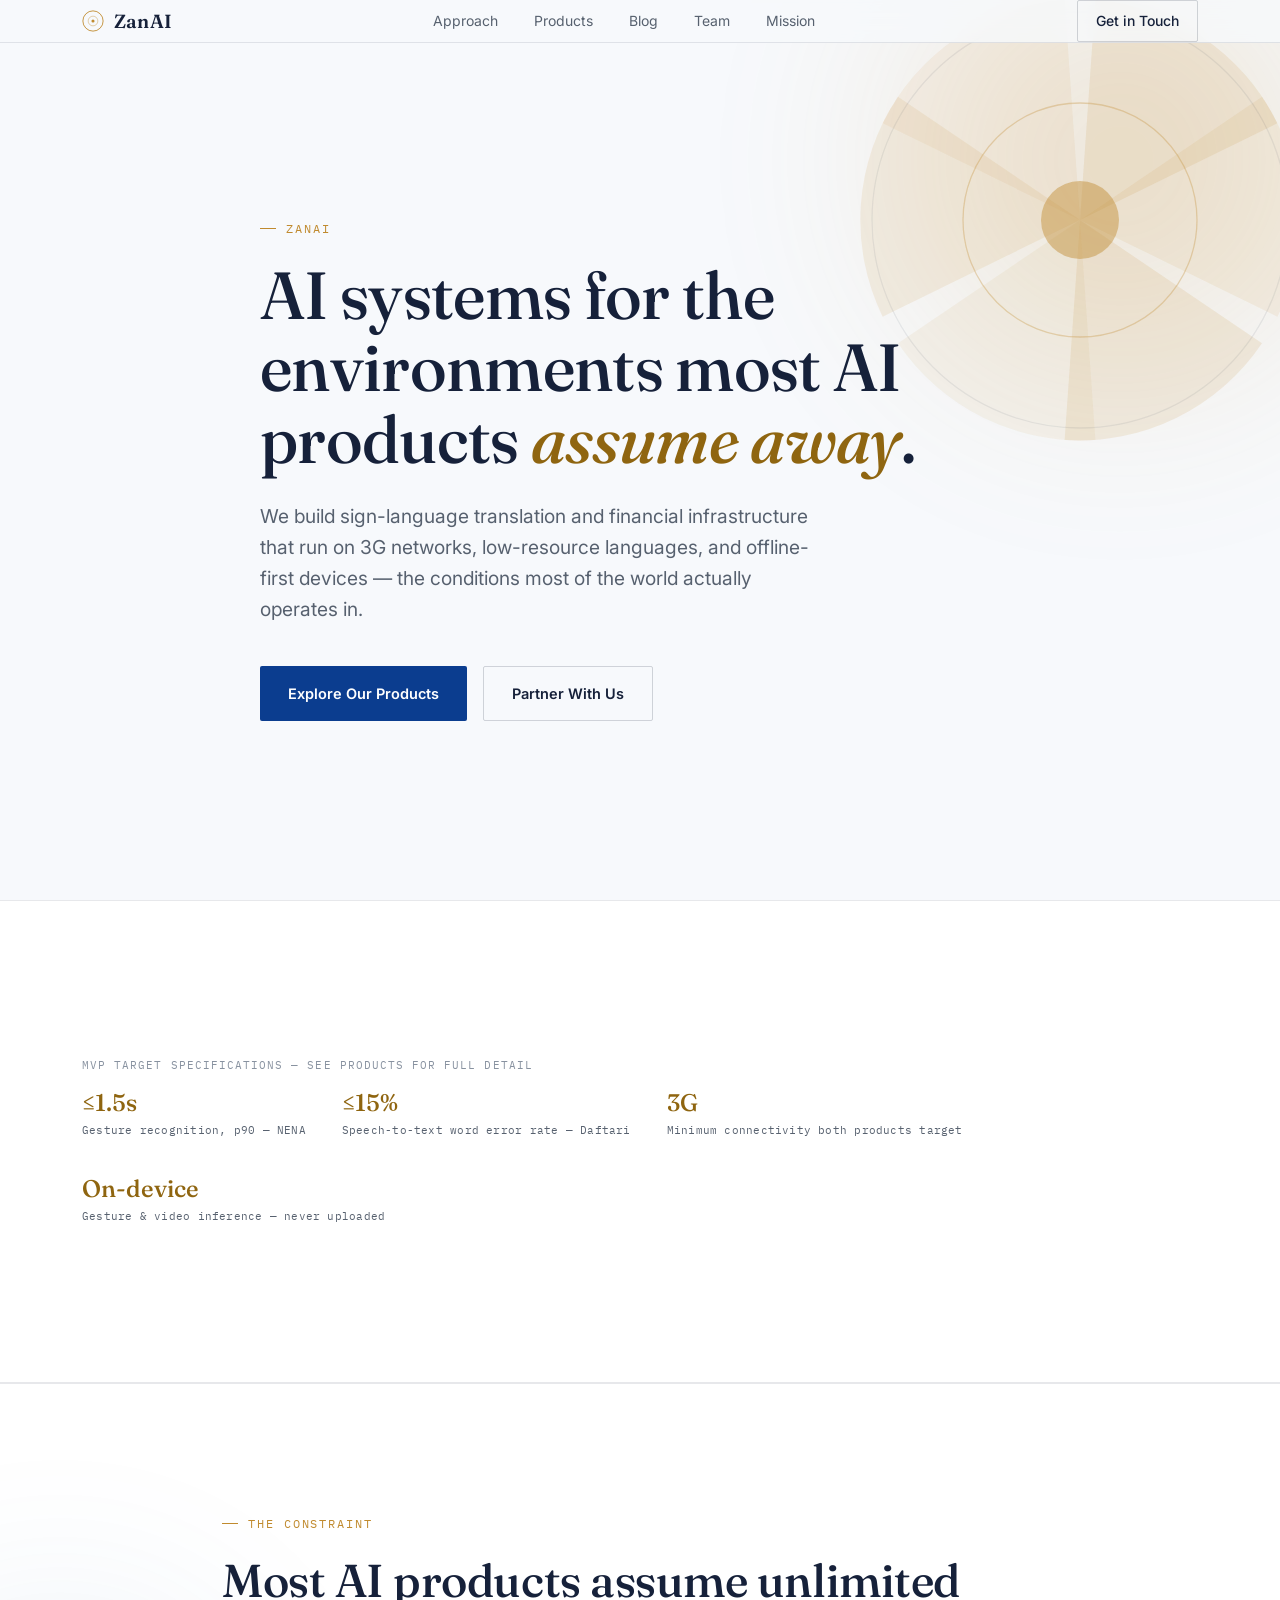
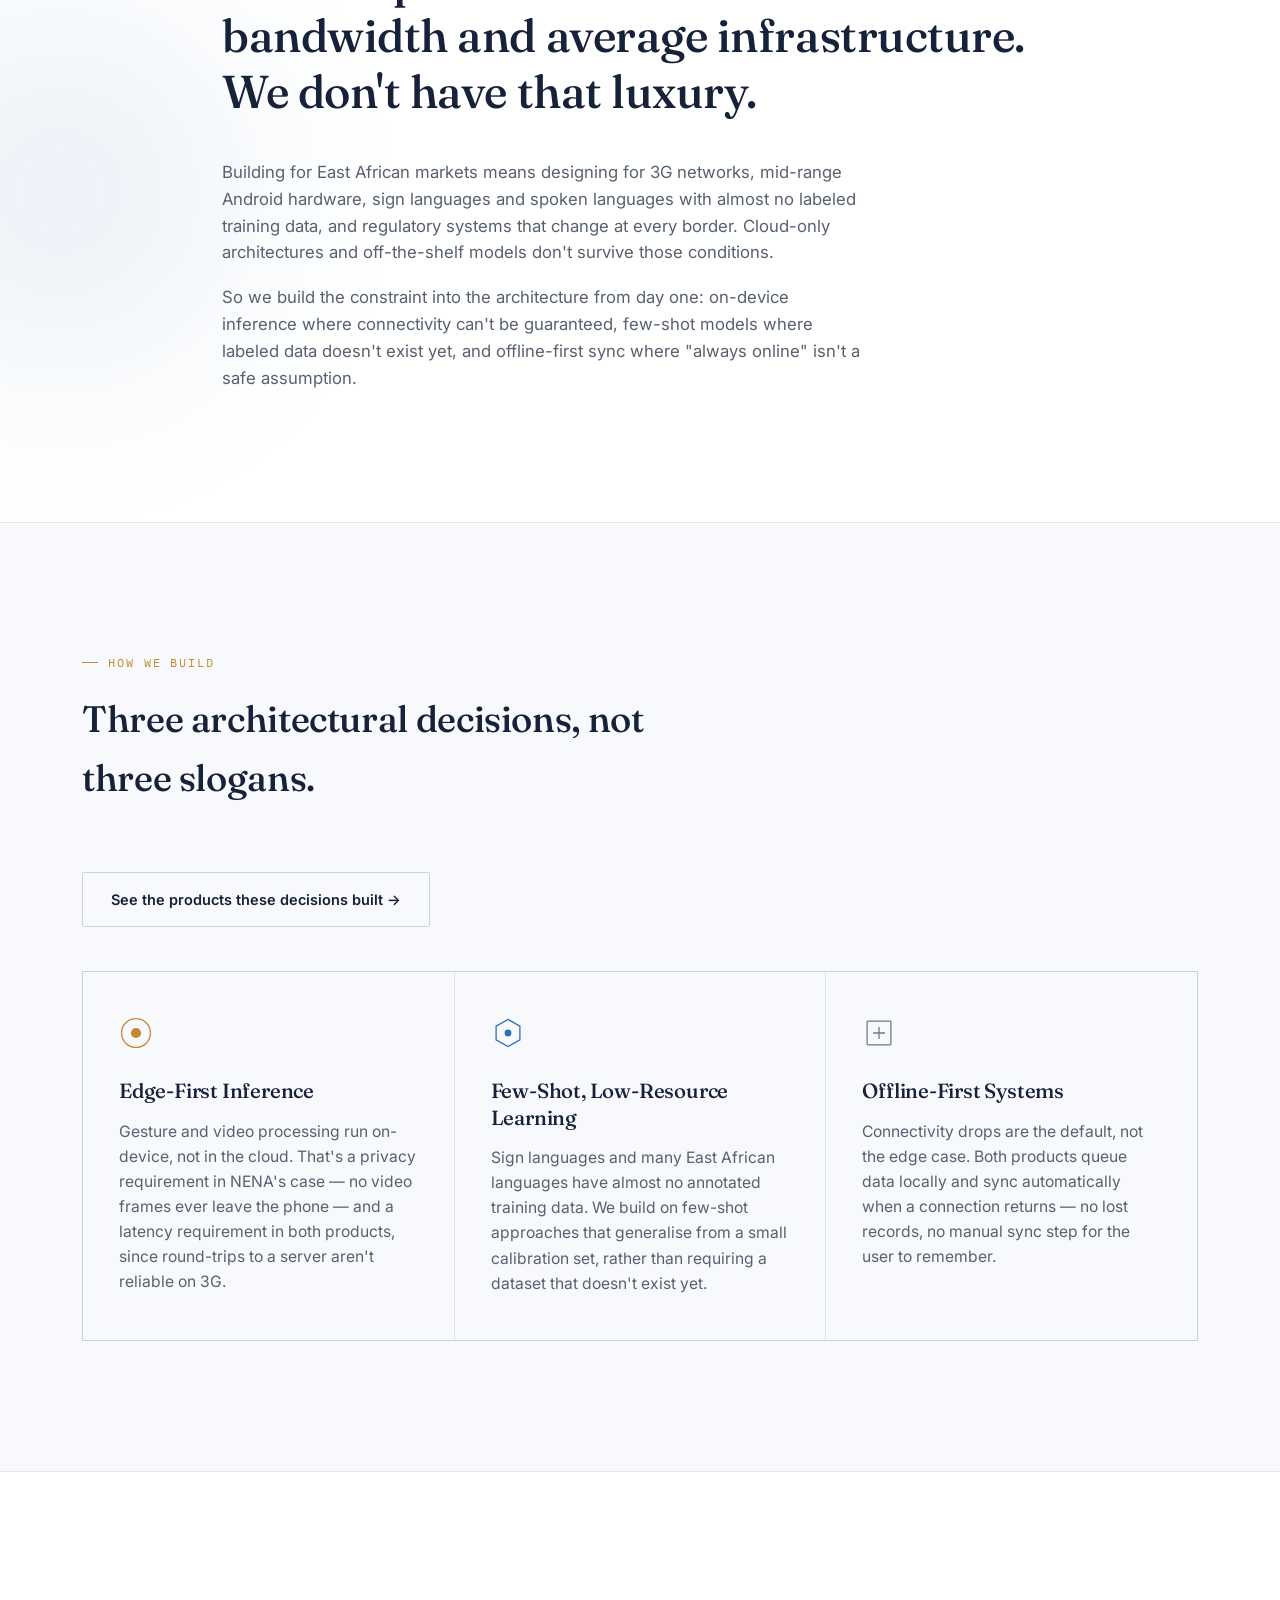
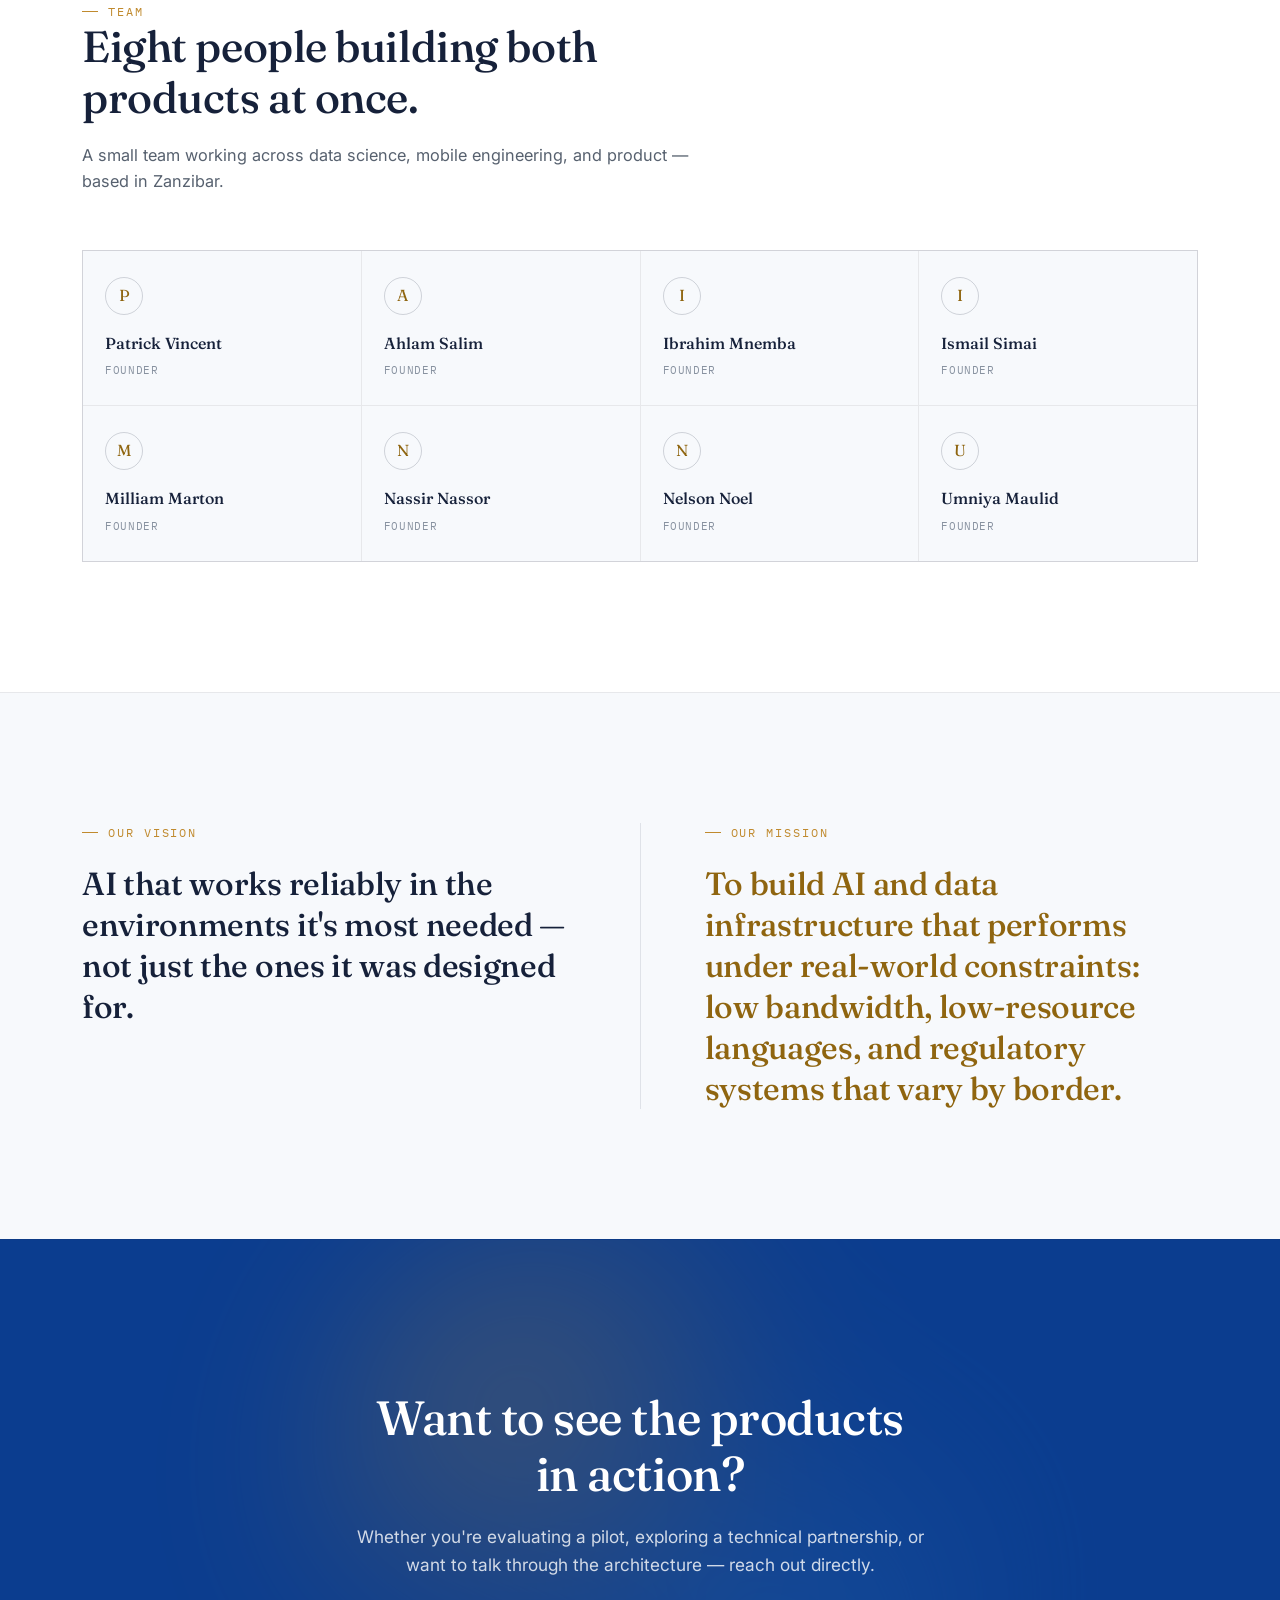
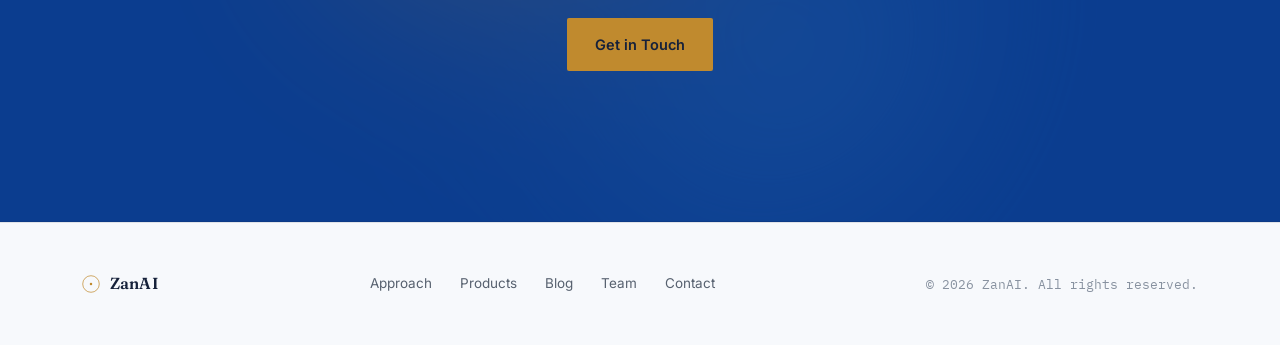
<file: index.html>
<!DOCTYPE html>
<html lang="en">
<head>
<meta charset="UTF-8">
<meta name="viewport" content="width=device-width, initial-scale=1.0">
<title>ZanAI — Technology built to amplify what makes you human.</title>
<meta name="description" content="ZanAI builds AI systems for constrained environments — sign-language translation and financial infrastructure that work on 3G networks, low-resource languages, and offline-first devices.">
<link rel="preconnect" href="https://fonts.googleapis.com">
<link rel="preconnect" href="https://fonts.gstatic.com" crossorigin>
<link href="https://fonts.googleapis.com/css2?family=Fraunces:ital,opsz,wght@0,9..144,300;0,9..144,500;0,9..144,600;1,9..144,400;1,9..144,500&family=Inter:wght@400;500;600&family=IBM+Plex+Mono:wght@400;500&display=swap" rel="stylesheet">
<link rel="icon" href="data:image/svg+xml,%3Csvg xmlns='http://www.w3.org/2000/svg' viewBox='0 0 100 100'%3E%3Ccircle cx='50' cy='50' r='46' fill='%230B0F14'/%3E%3Ccircle cx='50' cy='50' r='24' fill='none' stroke='%23E8A33D' stroke-width='4'/%3E%3Ccircle cx='50' cy='50' r='8' fill='%23E8A33D'/%3E%3C/svg%3E">
<link rel="stylesheet" href="assets/styles.css">
</head>
<body>

<header>
  <nav class="wrap">
    <a href="#top" class="logo">
      <svg class="mark" viewBox="0 0 100 100"><circle cx="50" cy="50" r="46" fill="none" stroke="#C08A2E" stroke-width="4"/><circle cx="50" cy="50" r="22" fill="none" stroke="#C08A2E" stroke-width="3" opacity="0.6"/><circle cx="50" cy="50" r="7" fill="#C08A2E"/></svg>
      ZanAI
    </a>
    <div class="navlinks">
      <a href="#why">Approach</a>
      <a href="products/">Products</a>
      <a href="blog/">Blog</a>
      <a href="#team">Team</a>
      <a href="#mission">Mission</a>
    </div>
    <a href="#contact" class="nav-cta">Get in Touch</a>
  </nav>
</header>

<main id="top">

  <!-- HERO -->
  <section class="hero">
    <div class="glow"></div>
    <div class="aperture" id="apertureHero">
      <svg viewBox="0 0 400 400">
        <g id="bladesHero">
          <path class="blade" d="M200 200 L200 40 A160 160 0 0 1 338 120 Z" fill="#C08A2E" opacity="0.14"/>
          <path class="blade" d="M200 200 L338 120 A160 160 0 0 1 338 280 Z" fill="#C08A2E" opacity="0.10"/>
          <path class="blade" d="M200 200 L338 280 A160 160 0 0 1 200 360 Z" fill="#C08A2E" opacity="0.14"/>
          <path class="blade" d="M200 200 L200 360 A160 160 0 0 1 62 280 Z" fill="#C08A2E" opacity="0.08"/>
          <path class="blade" d="M200 200 L62 280 A160 160 0 0 1 62 120 Z" fill="#C08A2E" opacity="0.12"/>
          <path class="blade" d="M200 200 L62 120 A160 160 0 0 1 200 40 Z" fill="#C08A2E" opacity="0.09"/>
        </g>
        <circle cx="200" cy="200" r="160" fill="none" stroke="#16213A" stroke-opacity="0.08"/>
        <circle cx="200" cy="200" r="90" fill="none" stroke="#C08A2E" stroke-opacity="0.35" stroke-width="1"/>
        <circle cx="200" cy="200" r="30" fill="#C08A2E" opacity="0.5"/>
      </svg>
    </div>
    <div class="wrap">
      <div class="hero-inner">
        <div class="eyebrow">ZanAI</div>
        <h1>AI systems for the environments most AI products <em>assume away</em>.</h1>
        <p class="sub">We build sign-language translation and financial infrastructure that run on 3G networks, low-resource languages, and offline-first devices — the conditions most of the world actually operates in.</p>
        <div class="cta-row">
          <a href="products/" class="btn btn-primary">Explore Our Products</a>
          <a href="#contact" class="btn btn-secondary">Partner With Us</a>
        </div>
      </div>
    </div>
  </section>

  <!-- PROOF STRIP -->
  <section class="proof-strip">
    <div class="wrap">
      <div class="proof-label">MVP Target Specifications — See Products for Full Detail</div>
      <div class="proof-row">
        <div class="proof-item">
          <div class="val">≤1.5s</div>
          <div class="lbl">Gesture recognition, p90 — NENA</div>
        </div>
        <div class="proof-item">
          <div class="val">≤15%</div>
          <div class="lbl">Speech-to-text word error rate — Daftari</div>
        </div>
        <div class="proof-item">
          <div class="val">3G</div>
          <div class="lbl">Minimum connectivity both products target</div>
        </div>
        <div class="proof-item">
          <div class="val">On-device</div>
          <div class="lbl">Gesture &amp; video inference — never uploaded</div>
        </div>
      </div>
    </div>
  </section>

  <!-- WHY -->
  <section class="why panel" id="why">
    <div class="glow"></div>
    <div class="wrap why-inner reveal">
      <div class="eyebrow">The Constraint</div>
      <h2>Most AI products assume unlimited bandwidth and average infrastructure. We don't have that luxury.</h2>
      <p>Building for East African markets means designing for 3G networks, mid-range Android hardware, sign languages and spoken languages with almost no labeled training data, and regulatory systems that change at every border. Cloud-only architectures and off-the-shelf models don't survive those conditions.</p>
      <p>So we build the constraint into the architecture from day one: on-device inference where connectivity can't be guaranteed, few-shot models where labeled data doesn't exist yet, and offline-first sync where "always online" isn't a safe assumption.</p>
    </div>
  </section>

  <!-- WHAT WE BUILD -->
  <section id="build">
    <div class="wrap">
      <div class="pillars-head reveal">
        <div class="eyebrow">How We Build</div>
        <h2>Three architectural decisions, not three slogans.</h2>
      </div>
      <div class="reveal" style="margin-bottom:44px;">
        <a href="products/" class="btn btn-secondary">See the products these decisions built →</a>
      </div>
    </div>
    <div class="wrap">
      <div class="pillars reveal">
        <div class="pillar">
          <svg class="pillar-glyph" viewBox="0 0 40 40"><circle cx="20" cy="20" r="17" fill="none" stroke="#C08A2E" stroke-width="1.5"/><circle cx="20" cy="20" r="6" fill="#C08A2E"/></svg>
          <h3>Edge-First Inference</h3>
          <p>Gesture and video processing run on-device, not in the cloud. That's a privacy requirement in NENA's case — no video frames ever leave the phone — and a latency requirement in both products, since round-trips to a server aren't reliable on 3G.</p>
        </div>
        <div class="pillar">
          <svg class="pillar-glyph" viewBox="0 0 40 40"><path d="M20 4 L34 12 V28 L20 36 L6 28 V12 Z" fill="none" stroke="#2F6FB2" stroke-width="1.5"/><circle cx="20" cy="20" r="4" fill="#2F6FB2"/></svg>
          <h3>Few-Shot, Low-Resource Learning</h3>
          <p>Sign languages and many East African languages have almost no annotated training data. We build on few-shot approaches that generalise from a small calibration set, rather than requiring a dataset that doesn't exist yet.</p>
        </div>
        <div class="pillar">
          <svg class="pillar-glyph" viewBox="0 0 40 40"><rect x="6" y="6" width="28" height="28" rx="1" fill="none" stroke="#16213A" stroke-opacity="0.6" stroke-width="1.5"/><path d="M13 20 H27 M20 13 V27" stroke="#16213A" stroke-opacity="0.6" stroke-width="1.5"/></svg>
          <h3>Offline-First Systems</h3>
          <p>Connectivity drops are the default, not the edge case. Both products queue data locally and sync automatically when a connection returns — no lost records, no manual sync step for the user to remember.</p>
        </div>
      </div>
    </div>
  </section>

  <!-- TEAM -->
  <section class="about panel" id="team">
    <div class="wrap">
      <div class="reveal" style="margin-bottom:56px;max-width:640px;">
        <div class="eyebrow">Team</div>
        <h2>Eight people building both products at once.</h2>
        <p style="color:var(--muted);font-size:1.02rem;margin-top:18px;">A small team working across data science, mobile engineering, and product — based in Zanzibar.</p>
      </div>
      <div class="team-grid reveal">
        <div class="team-card"><div class="initial">P</div><div class="name">Patrick Vincent</div><div class="role">Founder</div></div>
        <div class="team-card"><div class="initial">A</div><div class="name">Ahlam Salim</div><div class="role">Founder</div></div>
        <div class="team-card"><div class="initial">I</div><div class="name">Ibrahim Mnemba</div><div class="role">Founder</div></div>
        <div class="team-card"><div class="initial">I</div><div class="name">Ismail Simai</div><div class="role">Founder</div></div>
        <div class="team-card"><div class="initial">M</div><div class="name">Milliam Marton</div><div class="role">Founder</div></div>
        <div class="team-card"><div class="initial">N</div><div class="name">Nassir Nassor</div><div class="role">Founder</div></div>
        <div class="team-card"><div class="initial">N</div><div class="name">Nelson Noel</div><div class="role">Founder</div></div>
        <div class="team-card"><div class="initial">U</div><div class="name">Umniya Maulid</div><div class="role">Founder</div></div>
      </div>
    </div>
  </section>

  <!-- MISSION -->
  <section id="mission">
    <div class="wrap">
      <div class="mission-grid">
        <div class="mission-col reveal">
          <div class="eyebrow">Our Vision</div>
          <h3>AI that works reliably in the environments it's most needed — not just the ones it was designed for.</h3>
        </div>
        <div class="divider"></div>
        <div class="mission-col reveal">
          <div class="eyebrow">Our Mission</div>
          <h3>To build AI and data infrastructure that performs under real-world constraints: low bandwidth, low-resource languages, and regulatory systems that vary by border.</h3>
        </div>
      </div>
    </div>
  </section>

  <!-- CLOSING CTA -->
  <section class="closing panel" id="contact">
    <div class="glow"></div>
    <div class="wrap closing-inner reveal">
      <h2>Want to see the products in action?</h2>
      <p>Whether you're evaluating a pilot, exploring a technical partnership, or want to talk through the architecture — reach out directly.</p>
      <a href="mailto:hello@zanai.io" class="btn btn-primary">Get in Touch</a>
    </div>
  </section>

</main>

<footer>
  <div class="wrap footer-inner">
    <a href="#top" class="logo">
      <svg class="mark" viewBox="0 0 100 100" style="width:18px;height:18px;"><circle cx="50" cy="50" r="46" fill="none" stroke="#C08A2E" stroke-width="4"/><circle cx="50" cy="50" r="7" fill="#C08A2E"/></svg>
      ZanAI
    </a>
    <div class="footer-links">
      <a href="#why">Approach</a>
      <a href="products/">Products</a>
      <a href="blog/">Blog</a>
      <a href="#team">Team</a>
      <a href="#contact">Contact</a>
    </div>
    <div class="copyright">© <span id="year"></span> ZanAI. All rights reserved.</div>
  </div>
</footer>

<script>
  document.getElementById('year').textContent = new Date().getFullYear();

  // Scroll reveal
  const reveals = document.querySelectorAll('.reveal');
  if ('IntersectionObserver' in window){
    const io = new IntersectionObserver((entries)=>{
      entries.forEach(e=>{
        if(e.isIntersecting){ e.target.classList.add('in-view'); io.unobserve(e.target); }
      });
    },{threshold:0.15});
    reveals.forEach(r=>io.observe(r));
  } else {
    reveals.forEach(r=>r.classList.add('in-view'));
  }

  // Aperture blades open slightly on load (light breaking through the black box)
  window.addEventListener('load', ()=>{
    const blades = document.querySelectorAll('#bladesHero .blade');
    setTimeout(()=>{
      blades.forEach((b,i)=>{
        b.style.transform = 'scale(1.06) rotate(' + (i%2===0 ? 4 : -4) + 'deg)';
      });
    }, 300);
  });
</script>

</body>
</html>
</file>
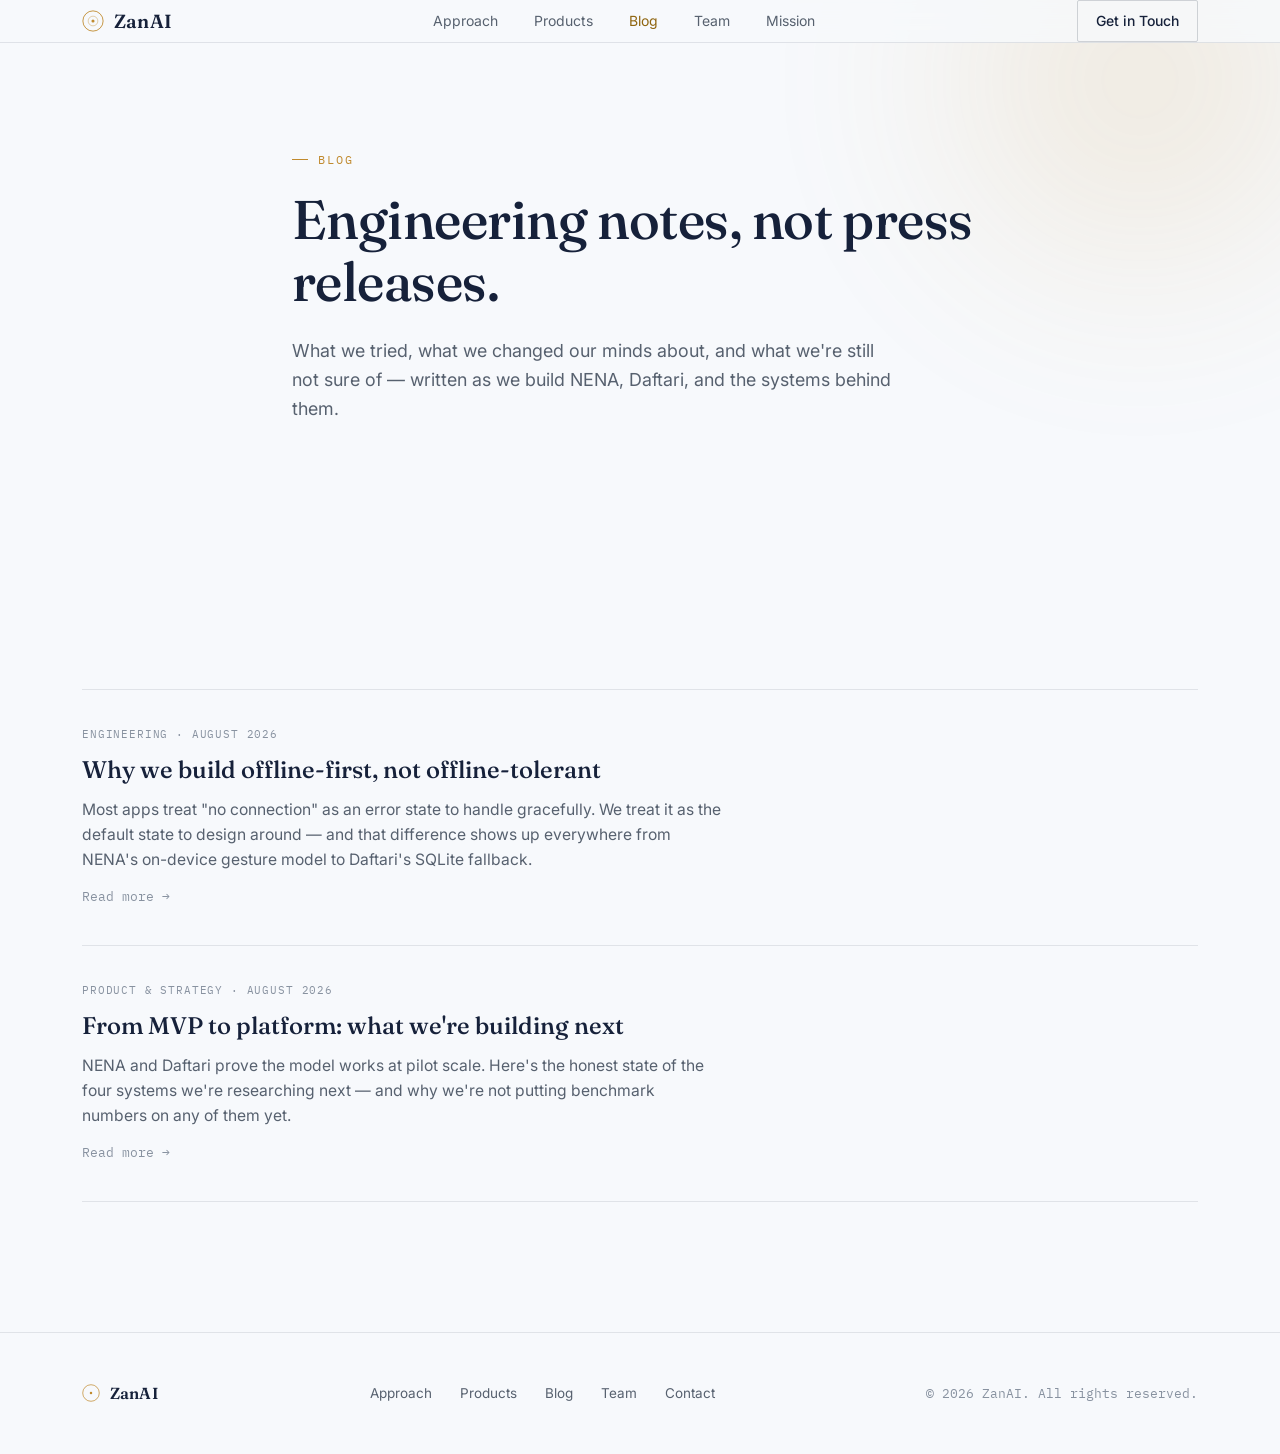
<file: blog/index.html>
<!DOCTYPE html>
<html lang="en">
<head>
<meta charset="UTF-8">
<meta name="viewport" content="width=device-width, initial-scale=1.0">
<title>Blog — ZanAI</title>
<meta name="description" content="Engineering notes from ZanAI on building AI for constrained environments — offline-first architecture, low-resource language models, and what's next after MVP.">
<link rel="preconnect" href="https://fonts.googleapis.com">
<link rel="preconnect" href="https://fonts.gstatic.com" crossorigin>
<link href="https://fonts.googleapis.com/css2?family=Fraunces:ital,opsz,wght@0,9..144,300;0,9..144,500;0,9..144,600;1,9..144,400;1,9..144,500&family=Inter:wght@400;500;600&family=IBM+Plex+Mono:wght@400;500&display=swap" rel="stylesheet">
<link rel="icon" href="data:image/svg+xml,%3Csvg xmlns='http://www.w3.org/2000/svg' viewBox='0 0 100 100'%3E%3Ccircle cx='50' cy='50' r='46' fill='%230B0F14'/%3E%3Ccircle cx='50' cy='50' r='24' fill='none' stroke='%23E8A33D' stroke-width='4'/%3E%3Ccircle cx='50' cy='50' r='8' fill='%23E8A33D'/%3E%3C/svg%3E">
<link rel="stylesheet" href="../assets/styles.css">
</head>
<body>

<header>
  <nav class="wrap">
    <a href="../" class="logo">
      <svg class="mark" viewBox="0 0 100 100"><circle cx="50" cy="50" r="46" fill="none" stroke="#C08A2E" stroke-width="4"/><circle cx="50" cy="50" r="22" fill="none" stroke="#C08A2E" stroke-width="3" opacity="0.6"/><circle cx="50" cy="50" r="7" fill="#C08A2E"/></svg>
      ZanAI
    </a>
    <div class="navlinks">
      <a href="../#why">Approach</a>
      <a href="../products/">Products</a>
      <a href="./" class="active">Blog</a>
      <a href="../#team">Team</a>
      <a href="../#mission">Mission</a>
    </div>
    <a href="../#contact" class="nav-cta">Get in Touch</a>
  </nav>
</header>

<main id="top">

  <!-- SUB-HERO -->
  <section class="subhero">
    <div class="glow"></div>
    <div class="wrap subhero-inner">
      <div class="eyebrow">Blog</div>
      <h1>Engineering notes, not press releases.</h1>
      <p class="sub">What we tried, what we changed our minds about, and what we're still not sure of — written as we build NENA, Daftari, and the systems behind them.</p>
    </div>
  </section>

  <!-- POST LIST -->
  <section>
    <div class="wrap">
      <div class="post-list reveal">
        <a href="offline-first.html" class="post-card">
          <div class="post-meta">Engineering · August 2026</div>
          <div class="post-title">Why we build offline-first, not offline-tolerant</div>
          <p class="post-excerpt">Most apps treat "no connection" as an error state to handle gracefully. We treat it as the default state to design around — and that difference shows up everywhere from NENA's on-device gesture model to Daftari's SQLite fallback.</p>
          <span class="post-arrow">Read more →</span>
        </a>

        <a href="mvp-to-platform.html" class="post-card">
          <div class="post-meta">Product &amp; Strategy · August 2026</div>
          <div class="post-title">From MVP to platform: what we're building next</div>
          <p class="post-excerpt">NENA and Daftari prove the model works at pilot scale. Here's the honest state of the four systems we're researching next — and why we're not putting benchmark numbers on any of them yet.</p>
          <span class="post-arrow">Read more →</span>
        </a>
      </div>
    </div>
  </section>

</main>

<footer>
  <div class="wrap footer-inner">
    <a href="../" class="logo">
      <svg class="mark" viewBox="0 0 100 100" style="width:18px;height:18px;"><circle cx="50" cy="50" r="46" fill="none" stroke="#C08A2E" stroke-width="4"/><circle cx="50" cy="50" r="7" fill="#C08A2E"/></svg>
      ZanAI
    </a>
    <div class="footer-links">
      <a href="../#why">Approach</a>
      <a href="../products/">Products</a>
      <a href="./">Blog</a>
      <a href="../#team">Team</a>
      <a href="../#contact">Contact</a>
    </div>
    <div class="copyright">© <span id="year"></span> ZanAI. All rights reserved.</div>
  </div>
</footer>

<script>
  document.getElementById('year').textContent = new Date().getFullYear();
  const reveals = document.querySelectorAll('.reveal');
  if ('IntersectionObserver' in window){
    const io = new IntersectionObserver((entries)=>{
      entries.forEach(e=>{
        if(e.isIntersecting){ e.target.classList.add('in-view'); io.unobserve(e.target); }
      });
    },{threshold:0.12});
    reveals.forEach(r=>io.observe(r));
  } else {
    reveals.forEach(r=>r.classList.add('in-view'));
  }
</script>

</body>
</html>
</file>
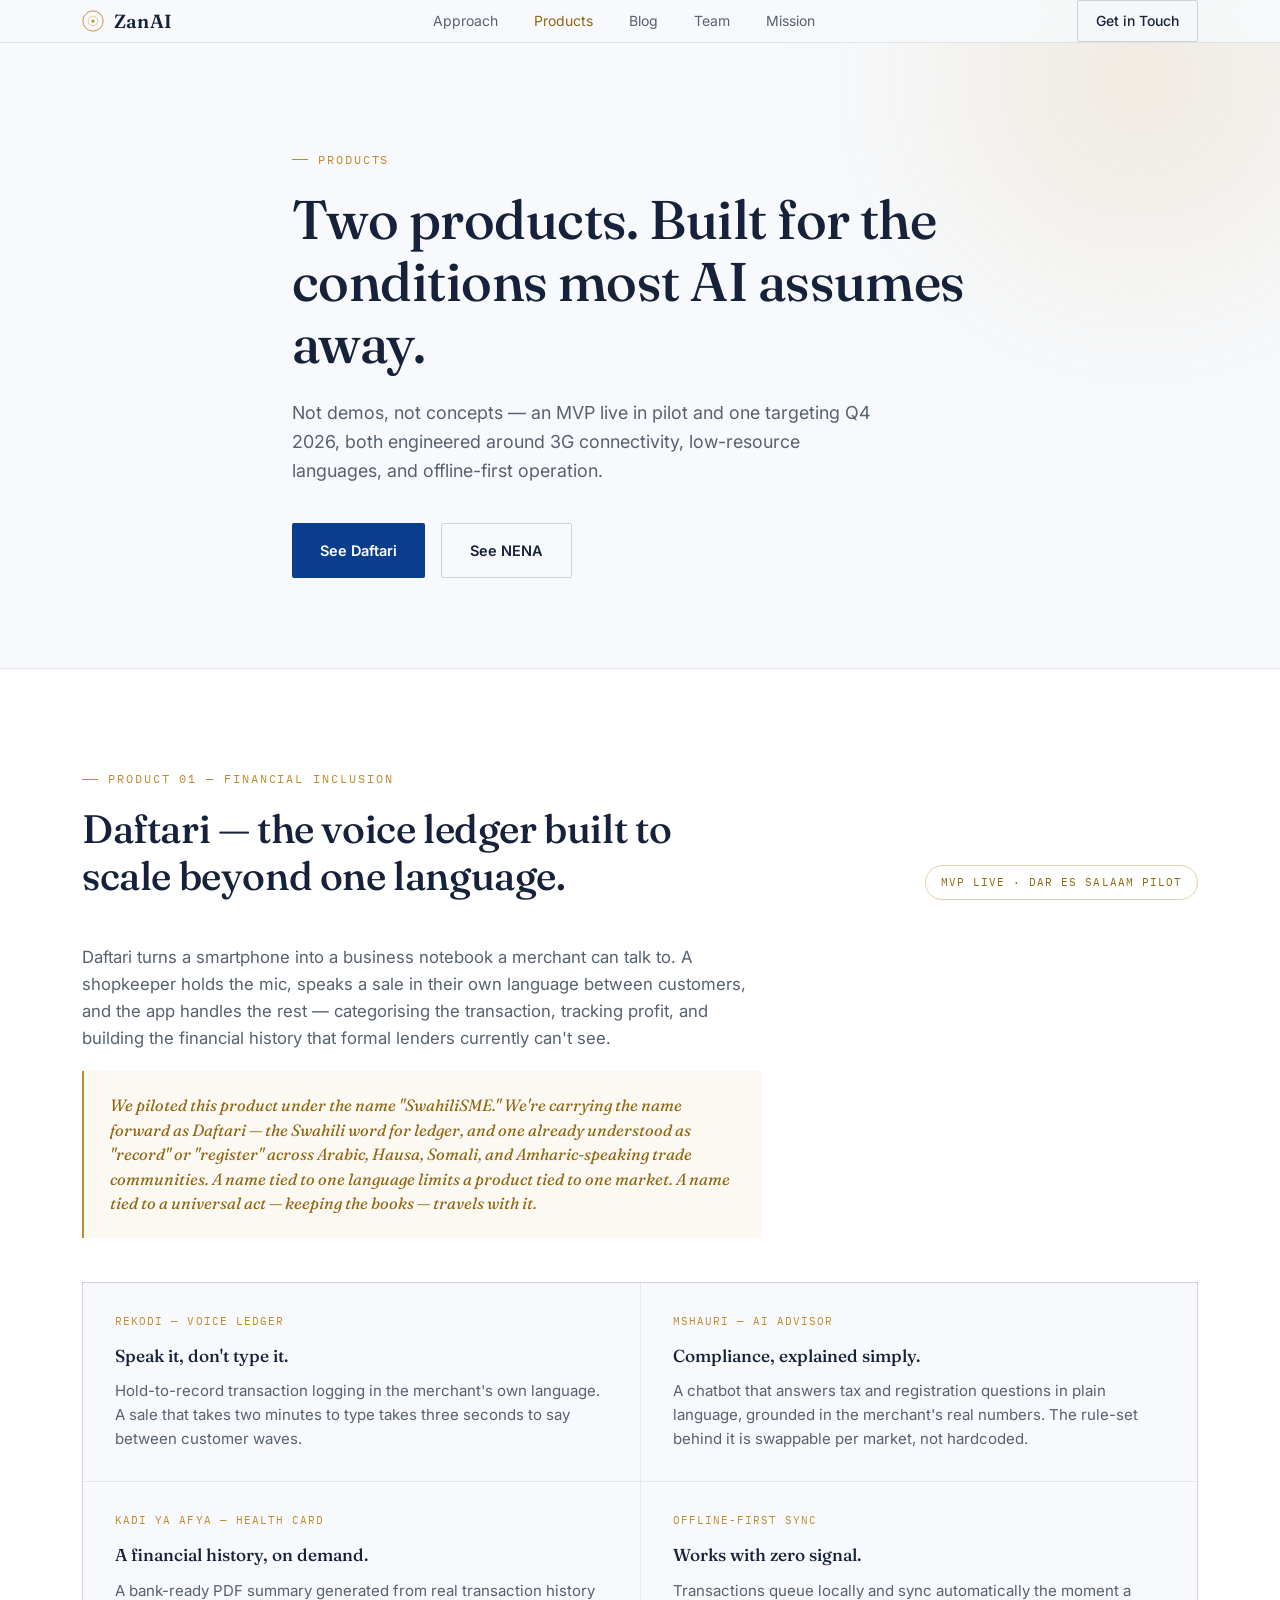
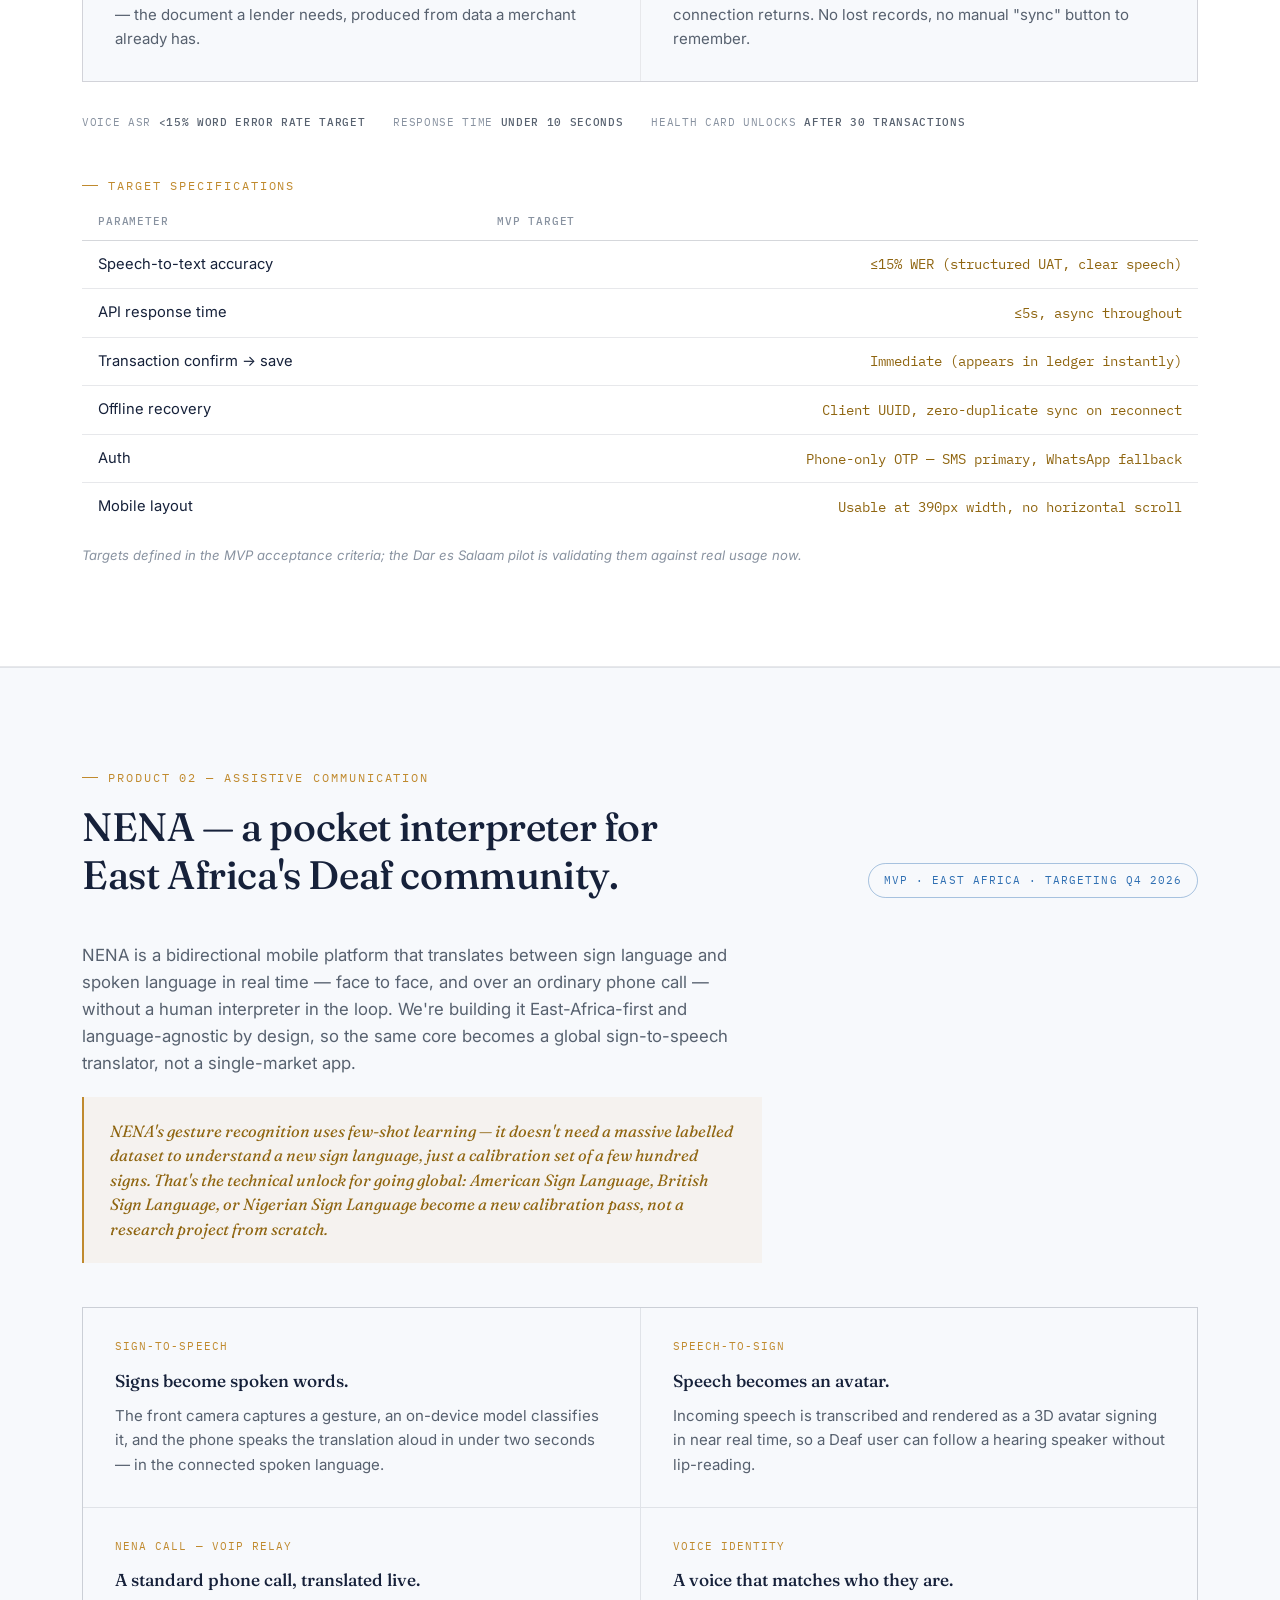
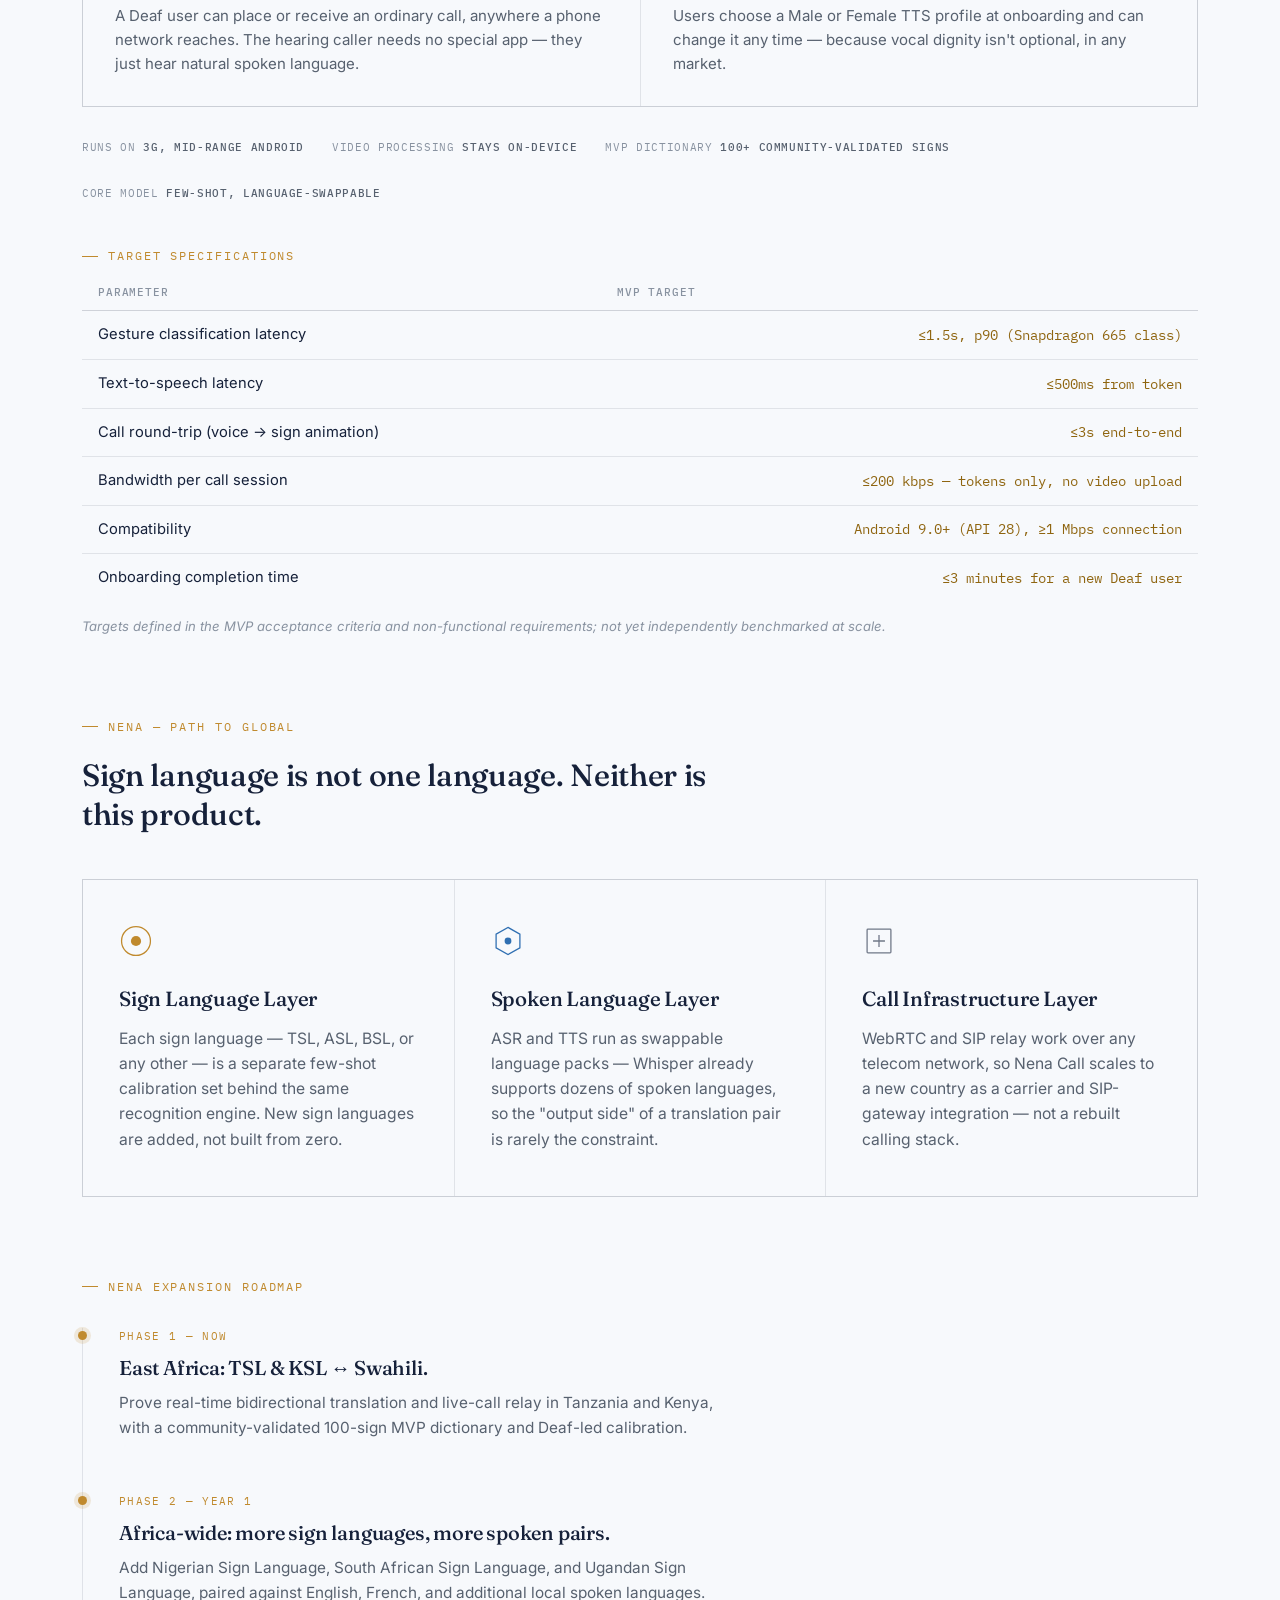
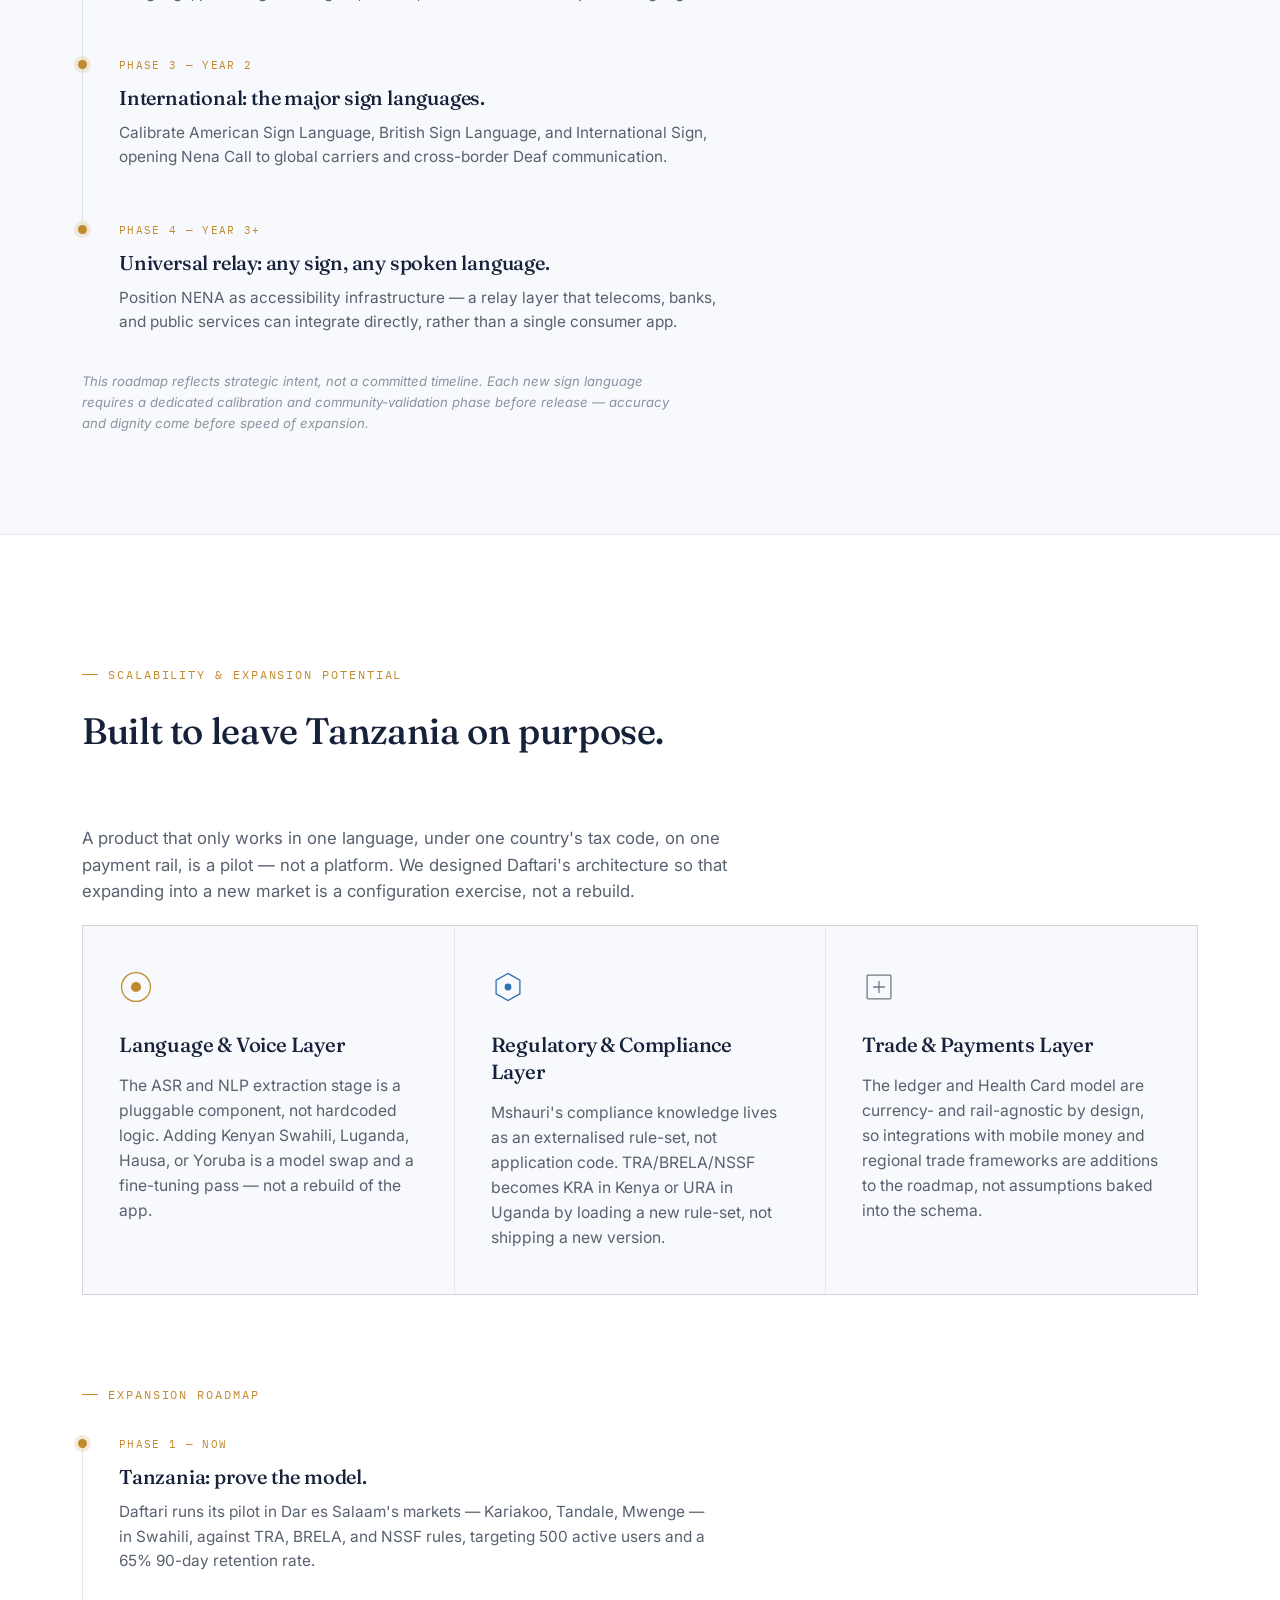
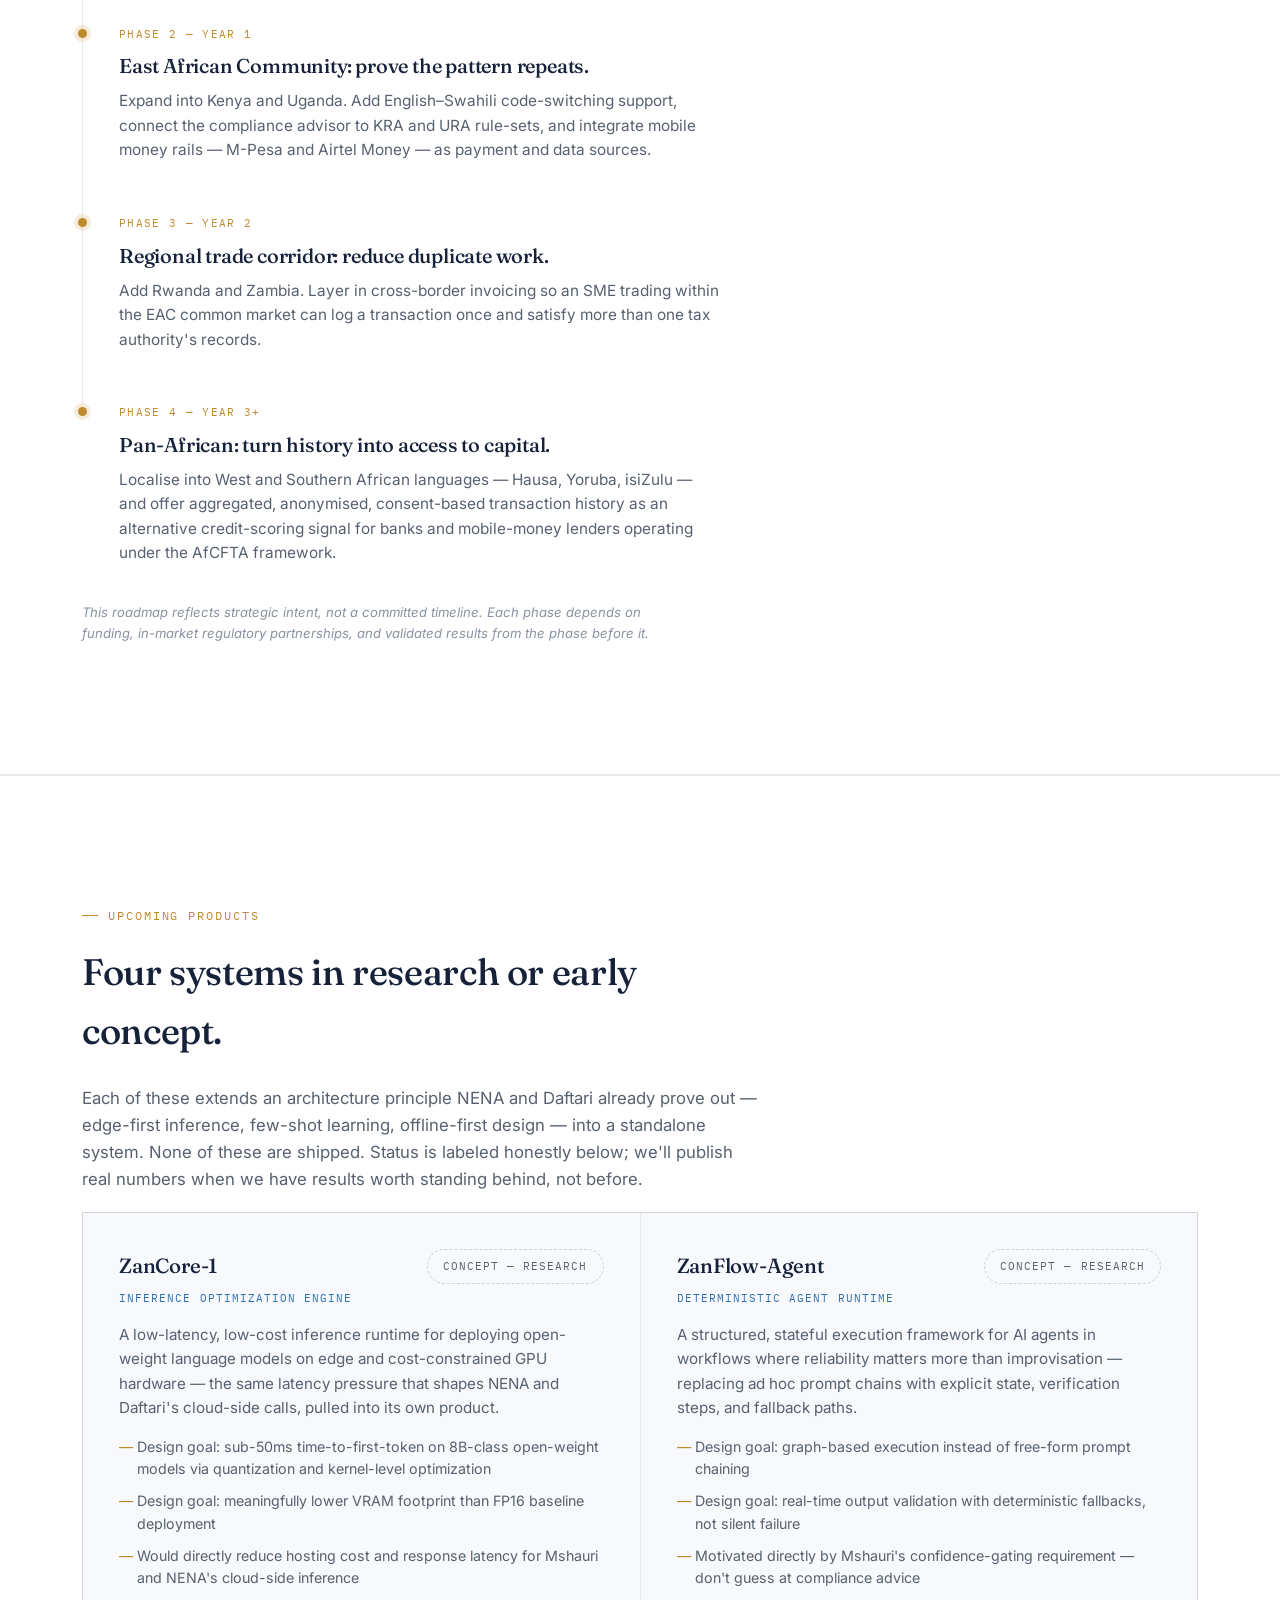
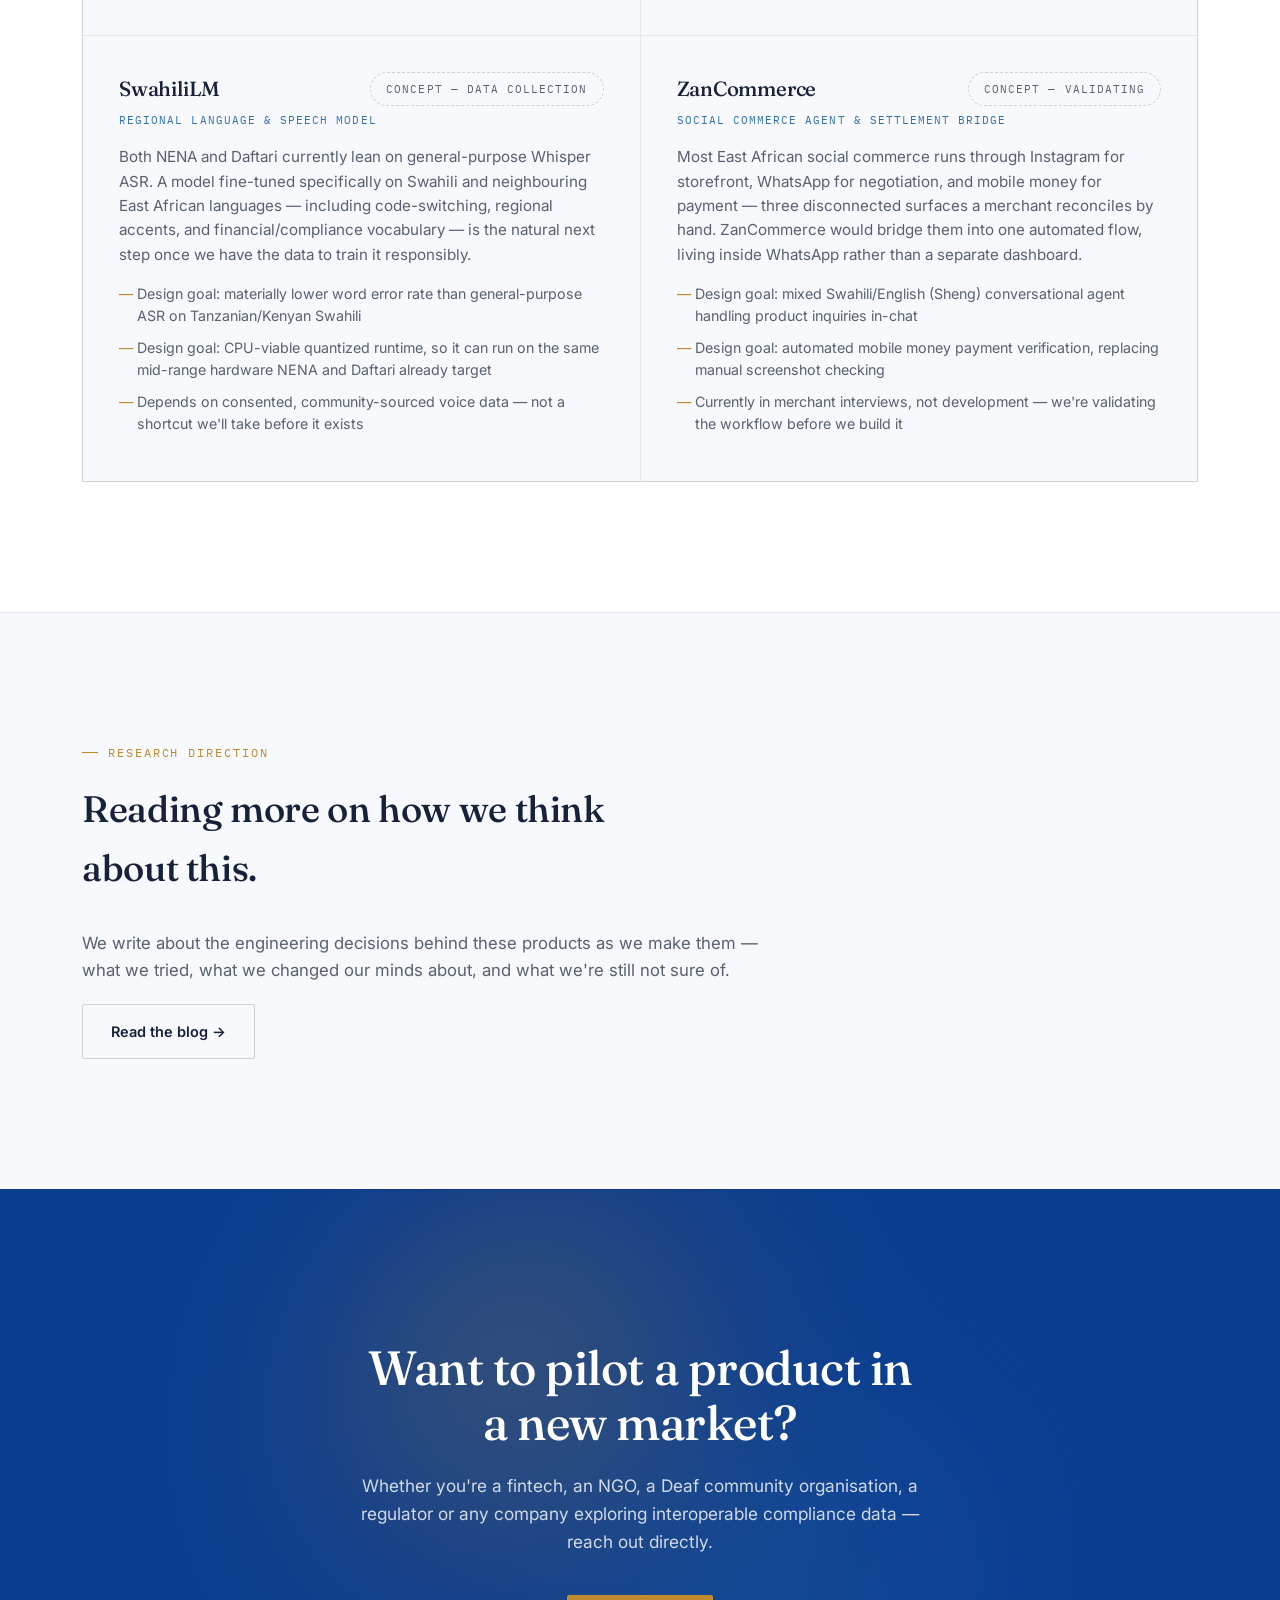
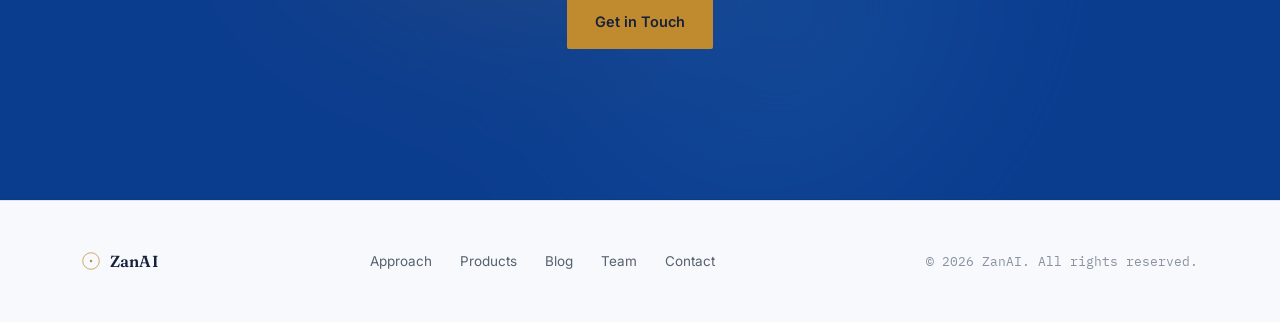
<file: products/index.html>
<!DOCTYPE html>
<html lang="en">
<head>
<meta charset="UTF-8">
<meta name="viewport" content="width=device-width, initial-scale=1.0">
<title>Products — ZanAI</title>
<meta name="description" content="ZanAI's product line: NENA, a sign-to-speech translator for Deaf communication, and Daftari, a voice-first financial ledger — both built for 3G networks, low-resource languages, and offline-first devices."><link rel="preconnect" href="https://fonts.googleapis.com">
<link rel="preconnect" href="https://fonts.gstatic.com" crossorigin>
<link href="https://fonts.googleapis.com/css2?family=Fraunces:ital,opsz,wght@0,9..144,300;0,9..144,500;0,9..144,600;1,9..144,400;1,9..144,500&family=Inter:wght@400;500;600&family=IBM+Plex+Mono:wght@400;500&display=swap" rel="stylesheet">
<link rel="icon" href="data:image/svg+xml,%3Csvg xmlns='http://www.w3.org/2000/svg' viewBox='0 0 100 100'%3E%3Ccircle cx='50' cy='50' r='46' fill='%230B0F14'/%3E%3Ccircle cx='50' cy='50' r='24' fill='none' stroke='%23E8A33D' stroke-width='4'/%3E%3Ccircle cx='50' cy='50' r='8' fill='%23E8A33D'/%3E%3C/svg%3E">
<link rel="stylesheet" href="../assets/styles.css">
</head>
<body>

<header>
  <nav class="wrap">
    <a href="../" class="logo">
      <svg class="mark" viewBox="0 0 100 100"><circle cx="50" cy="50" r="46" fill="none" stroke="#C08A2E" stroke-width="4"/><circle cx="50" cy="50" r="22" fill="none" stroke="#C08A2E" stroke-width="3" opacity="0.6"/><circle cx="50" cy="50" r="7" fill="#C08A2E"/></svg>
      ZanAI
    </a>
    <div class="navlinks">
      <a href="../#why">Approach</a>
      <a href="./" class="active">Products</a>
      <a href="../blog/">Blog</a>
      <a href="../#team">Team</a>
      <a href="../#mission">Mission</a>
    </div>
    <a href="../#contact" class="nav-cta">Get in Touch</a>
  </nav>
</header>

<main id="top">

  <!-- SUB-HERO -->
  <section class="subhero">
    <div class="glow"></div>
    <div class="wrap subhero-inner">
      <div class="eyebrow">Products</div>
      <h1>Two products. Built for the conditions most AI assumes away.</h1>
      <p class="sub">Not demos, not concepts — an MVP live in pilot and one targeting Q4 2026, both engineered around 3G connectivity, low-resource languages, and offline-first operation.</p>
      <div class="cta-row">
        <a href="#daftari" class="btn btn-primary">See Daftari</a>
        <a href="#nena" class="btn btn-secondary">See NENA</a>
      </div>
    </div>
  </section>

  <!-- PRODUCT: DAFTARI -->
  <section class="product panel" id="daftari">
    <div class="wrap">
      <div class="product-head">
        <div class="product-head-text">
          <div class="eyebrow">Product 01 — Financial Inclusion</div>
          <h2>Daftari — the voice ledger built to scale beyond one language.</h2>
        </div>
        <span class="status-pill gold">MVP Live · Dar es Salaam Pilot</span>
      </div>

      <p class="product-lede">Daftari turns a smartphone into a business notebook a merchant can talk to. A shopkeeper holds the mic, speaks a sale in their own language between customers, and the app handles the rest — categorising the transaction, tracking profit, and building the financial history that formal lenders currently can't see.</p>

      <div class="callout">We piloted this product under the name "SwahiliSME." We're carrying the name forward as Daftari — the Swahili word for ledger, and one already understood as "record" or "register" across Arabic, Hausa, Somali, and Amharic-speaking trade communities. A name tied to one language limits a product tied to one market. A name tied to a universal act — keeping the books — travels with it.</div>

      <div class="feature-grid">
        <div class="feature">
          <span class="flabel">Rekodi — Voice Ledger</span>
          <h4>Speak it, don't type it.</h4>
          <p>Hold-to-record transaction logging in the merchant's own language. A sale that takes two minutes to type takes three seconds to say between customer waves.</p>
        </div>
        <div class="feature">
          <span class="flabel">Mshauri — AI Advisor</span>
          <h4>Compliance, explained simply.</h4>
          <p>A chatbot that answers tax and registration questions in plain language, grounded in the merchant's real numbers. The rule-set behind it is swappable per market, not hardcoded.</p>
        </div>
        <div class="feature">
          <span class="flabel">Kadi ya Afya — Health Card</span>
          <h4>A financial history, on demand.</h4>
          <p>A bank-ready PDF summary generated from real transaction history — the document a lender needs, produced from data a merchant already has.</p>
        </div>
        <div class="feature">
          <span class="flabel">Offline-First Sync</span>
          <h4>Works with zero signal.</h4>
          <p>Transactions queue locally and sync automatically the moment a connection returns. No lost records, no manual "sync" button to remember.</p>
        </div>
      </div>

      <div class="meta-row">
        <span class="meta-item">Voice ASR <strong>&lt;15% word error rate target</strong></span>
        <span class="meta-item">Response time <strong>under 10 seconds</strong></span>
        <span class="meta-item">Health Card unlocks <strong>after 30 transactions</strong></span>
      </div>

      <div style="margin-top:44px;">
        <div class="eyebrow" style="margin-bottom:4px;">Target Specifications</div>
        <table class="spec-table">
          <tr><th>Parameter</th><th>MVP Target</th></tr>
          <tr><td>Speech-to-text accuracy</td><td>≤15% WER (structured UAT, clear speech)</td></tr>
          <tr><td>API response time</td><td>≤5s, async throughout</td></tr>
          <tr><td>Transaction confirm → save</td><td>Immediate (appears in ledger instantly)</td></tr>
          <tr><td>Offline recovery</td><td>Client UUID, zero-duplicate sync on reconnect</td></tr>
          <tr><td>Auth</td><td>Phone-only OTP — SMS primary, WhatsApp fallback</td></tr>
          <tr><td>Mobile layout</td><td>Usable at 390px width, no horizontal scroll</td></tr>
        </table>
        <p class="spec-note">Targets defined in the MVP acceptance criteria; the Dar es Salaam pilot is validating them against real usage now.</p>
      </div>
    </div>
  </section>

  <!-- PRODUCT: NENA -->
  <section class="product" id="nena">
    <div class="wrap">
      <div class="product-head">
        <div class="product-head-text">
          <div class="eyebrow">Product 02 — Assistive Communication</div>
          <h2>NENA — a pocket interpreter for East Africa's Deaf community.</h2>
        </div>
        <span class="status-pill teal">MVP · East Africa · Targeting Q4 2026</span>
      </div>

      <p class="product-lede">NENA is a bidirectional mobile platform that translates between sign language and spoken language in real time — face to face, and over an ordinary phone call — without a human interpreter in the loop. We're building it East-Africa-first and language-agnostic by design, so the same core becomes a global sign-to-speech translator, not a single-market app.</p>

      <div class="callout">NENA's gesture recognition uses few-shot learning — it doesn't need a massive labelled dataset to understand a new sign language, just a calibration set of a few hundred signs. That's the technical unlock for going global: American Sign Language, British Sign Language, or Nigerian Sign Language become a new calibration pass, not a research project from scratch.</div>

      <div class="feature-grid">
        <div class="feature">
          <span class="flabel">Sign-to-Speech</span>
          <h4>Signs become spoken words.</h4>
          <p>The front camera captures a gesture, an on-device model classifies it, and the phone speaks the translation aloud in under two seconds — in the connected spoken language.</p>
        </div>
        <div class="feature">
          <span class="flabel">Speech-to-Sign</span>
          <h4>Speech becomes an avatar.</h4>
          <p>Incoming speech is transcribed and rendered as a 3D avatar signing in near real time, so a Deaf user can follow a hearing speaker without lip-reading.</p>
        </div>
        <div class="feature">
          <span class="flabel">Nena Call — VoIP Relay</span>
          <h4>A standard phone call, translated live.</h4>
          <p>A Deaf user can place or receive an ordinary call, anywhere a phone network reaches. The hearing caller needs no special app — they just hear natural spoken language.</p>
        </div>
        <div class="feature">
          <span class="flabel">Voice Identity</span>
          <h4>A voice that matches who they are.</h4>
          <p>Users choose a Male or Female TTS profile at onboarding and can change it any time — because vocal dignity isn't optional, in any market.</p>
        </div>
      </div>

      <div class="meta-row">
        <span class="meta-item">Runs on <strong>3G, mid-range Android</strong></span>
        <span class="meta-item">Video processing <strong>stays on-device</strong></span>
        <span class="meta-item">MVP dictionary <strong>100+ community-validated signs</strong></span>
        <span class="meta-item">Core model <strong>few-shot, language-swappable</strong></span>
      </div>

      <div style="margin-top:44px;">
        <div class="eyebrow" style="margin-bottom:4px;">Target Specifications</div>
        <table class="spec-table">
          <tr><th>Parameter</th><th>MVP Target</th></tr>
          <tr><td>Gesture classification latency</td><td>≤1.5s, p90 (Snapdragon 665 class)</td></tr>
          <tr><td>Text-to-speech latency</td><td>≤500ms from token</td></tr>
          <tr><td>Call round-trip (voice → sign animation)</td><td>≤3s end-to-end</td></tr>
          <tr><td>Bandwidth per call session</td><td>≤200 kbps — tokens only, no video upload</td></tr>
          <tr><td>Compatibility</td><td>Android 9.0+ (API 28), ≥1 Mbps connection</td></tr>
          <tr><td>Onboarding completion time</td><td>≤3 minutes for a new Deaf user</td></tr>
        </table>
        <p class="spec-note">Targets defined in the MVP acceptance criteria and non-functional requirements; not yet independently benchmarked at scale.</p>
      </div>

      <div class="wrap" style="padding:0;margin-top:80px;">
        <div class="eyebrow reveal" style="margin-bottom:20px;">NENA — Path to Global</div>
        <h3 class="reveal" style="font-family:'Fraunces',serif;font-weight:500;font-size:clamp(1.5rem,2.4vw,2rem);max-width:680px;line-height:1.28;margin-bottom:44px;">Sign language is not one language. Neither is this product.</h3>
      </div>

      <div class="pillars reveal">
        <div class="pillar">
          <svg class="pillar-glyph" viewBox="0 0 40 40"><circle cx="20" cy="20" r="17" fill="none" stroke="#C08A2E" stroke-width="1.5"/><circle cx="20" cy="20" r="6" fill="#C08A2E"/></svg>
          <h3>Sign Language Layer</h3>
          <p>Each sign language — TSL, ASL, BSL, or any other — is a separate few-shot calibration set behind the same recognition engine. New sign languages are added, not built from zero.</p>
        </div>
        <div class="pillar">
          <svg class="pillar-glyph" viewBox="0 0 40 40"><path d="M20 4 L34 12 V28 L20 36 L6 28 V12 Z" fill="none" stroke="#2F6FB2" stroke-width="1.5"/><circle cx="20" cy="20" r="4" fill="#2F6FB2"/></svg>
          <h3>Spoken Language Layer</h3>
          <p>ASR and TTS run as swappable language packs — Whisper already supports dozens of spoken languages, so the "output side" of a translation pair is rarely the constraint.</p>
        </div>
        <div class="pillar">
          <svg class="pillar-glyph" viewBox="0 0 40 40"><rect x="6" y="6" width="28" height="28" rx="1" fill="none" stroke="#16213A" stroke-opacity="0.6" stroke-width="1.5"/><path d="M13 20 H27 M20 13 V27" stroke="#16213A" stroke-opacity="0.6" stroke-width="1.5"/></svg>
          <h3>Call Infrastructure Layer</h3>
          <p>WebRTC and SIP relay work over any telecom network, so Nena Call scales to a new country as a carrier and SIP-gateway integration — not a rebuilt calling stack.</p>
        </div>
      </div>

      <div class="wrap" style="padding:0;margin-top:80px;">
        <div class="eyebrow reveal" style="margin-bottom:32px;">NENA Expansion Roadmap</div>
        <div class="roadmap reveal">
          <div class="roadmap-item">
            <div class="roadmap-phase">Phase 1 — Now</div>
            <h3>East Africa: TSL &amp; KSL ↔ Swahili.</h3>
            <p>Prove real-time bidirectional translation and live-call relay in Tanzania and Kenya, with a community-validated 100-sign MVP dictionary and Deaf-led calibration.</p>
          </div>
          <div class="roadmap-item">
            <div class="roadmap-phase">Phase 2 — Year 1</div>
            <h3>Africa-wide: more sign languages, more spoken pairs.</h3>
            <p>Add Nigerian Sign Language, South African Sign Language, and Ugandan Sign Language, paired against English, French, and additional local spoken languages.</p>
          </div>
          <div class="roadmap-item">
            <div class="roadmap-phase">Phase 3 — Year 2</div>
            <h3>International: the major sign languages.</h3>
            <p>Calibrate American Sign Language, British Sign Language, and International Sign, opening Nena Call to global carriers and cross-border Deaf communication.</p>
          </div>
          <div class="roadmap-item">
            <div class="roadmap-phase">Phase 4 — Year 3+</div>
            <h3>Universal relay: any sign, any spoken language.</h3>
            <p>Position NENA as accessibility infrastructure — a relay layer that telecoms, banks, and public services can integrate directly, rather than a single consumer app.</p>
          </div>
        </div>
        <p class="disclaimer">This roadmap reflects strategic intent, not a committed timeline. Each new sign language requires a dedicated calibration and community-validation phase before release — accuracy and dignity come before speed of expansion.</p>
      </div>
    </div>
  </section>

  <!-- SCALABILITY & EXPANSION -->
  <section class="panel" id="expansion">
    <div class="wrap">
      <div class="pillars-head reveal">
        <div class="eyebrow">Scalability &amp; Expansion Potential</div>
        <h2>Built to leave Tanzania on purpose.</h2>
      </div>
      <p class="product-lede reveal">A product that only works in one language, under one country's tax code, on one payment rail, is a pilot — not a platform. We designed Daftari's architecture so that expanding into a new market is a configuration exercise, not a rebuild.</p>
    </div>

    <div class="wrap">
      <div class="pillars reveal">
        <div class="pillar">
          <svg class="pillar-glyph" viewBox="0 0 40 40"><circle cx="20" cy="20" r="17" fill="none" stroke="#C08A2E" stroke-width="1.5"/><circle cx="20" cy="20" r="6" fill="#C08A2E"/></svg>
          <h3>Language &amp; Voice Layer</h3>
          <p>The ASR and NLP extraction stage is a pluggable component, not hardcoded logic. Adding Kenyan Swahili, Luganda, Hausa, or Yoruba is a model swap and a fine-tuning pass — not a rebuild of the app.</p>
        </div>
        <div class="pillar">
          <svg class="pillar-glyph" viewBox="0 0 40 40"><path d="M20 4 L34 12 V28 L20 36 L6 28 V12 Z" fill="none" stroke="#2F6FB2" stroke-width="1.5"/><circle cx="20" cy="20" r="4" fill="#2F6FB2"/></svg>
          <h3>Regulatory &amp; Compliance Layer</h3>
          <p>Mshauri's compliance knowledge lives as an externalised rule-set, not application code. TRA/BRELA/NSSF becomes KRA in Kenya or URA in Uganda by loading a new rule-set, not shipping a new version.</p>
        </div>
        <div class="pillar">
          <svg class="pillar-glyph" viewBox="0 0 40 40"><rect x="6" y="6" width="28" height="28" rx="1" fill="none" stroke="#16213A" stroke-opacity="0.6" stroke-width="1.5"/><path d="M13 20 H27 M20 13 V27" stroke="#16213A" stroke-opacity="0.6" stroke-width="1.5"/></svg>
          <h3>Trade &amp; Payments Layer</h3>
          <p>The ledger and Health Card model are currency- and rail-agnostic by design, so integrations with mobile money and regional trade frameworks are additions to the roadmap, not assumptions baked into the schema.</p>
        </div>
      </div>
    </div>

    <div class="wrap" style="margin-top:90px;">
      <div class="eyebrow reveal" style="margin-bottom:32px;">Expansion Roadmap</div>
      <div class="roadmap reveal">
        <div class="roadmap-item">
          <div class="roadmap-phase">Phase 1 — Now</div>
          <h3>Tanzania: prove the model.</h3>
          <p>Daftari runs its pilot in Dar es Salaam's markets — Kariakoo, Tandale, Mwenge — in Swahili, against TRA, BRELA, and NSSF rules, targeting 500 active users and a 65% 90-day retention rate.</p>
        </div>
        <div class="roadmap-item">
          <div class="roadmap-phase">Phase 2 — Year 1</div>
          <h3>East African Community: prove the pattern repeats.</h3>
          <p>Expand into Kenya and Uganda. Add English–Swahili code-switching support, connect the compliance advisor to KRA and URA rule-sets, and integrate mobile money rails — M-Pesa and Airtel Money — as payment and data sources.</p>
        </div>
        <div class="roadmap-item">
          <div class="roadmap-phase">Phase 3 — Year 2</div>
          <h3>Regional trade corridor: reduce duplicate work.</h3>
          <p>Add Rwanda and Zambia. Layer in cross-border invoicing so an SME trading within the EAC common market can log a transaction once and satisfy more than one tax authority's records.</p>
        </div>
        <div class="roadmap-item">
          <div class="roadmap-phase">Phase 4 — Year 3+</div>
          <h3>Pan-African: turn history into access to capital.</h3>
          <p>Localise into West and Southern African languages — Hausa, Yoruba, isiZulu — and offer aggregated, anonymised, consent-based transaction history as an alternative credit-scoring signal for banks and mobile-money lenders operating under the AfCFTA framework.</p>
        </div>
      </div>
      <p class="disclaimer">This roadmap reflects strategic intent, not a committed timeline. Each phase depends on funding, in-market regulatory partnerships, and validated results from the phase before it.</p>
    </div>
  </section>

  <!-- UPCOMING PRODUCTS -->
  <section class="panel" id="upcoming">
    <div class="wrap">
      <div class="pillars-head reveal" style="margin-bottom:24px;">
        <div class="eyebrow">Upcoming Products</div>
        <h2>Four systems in research or early concept.</h2>
      </div>
      <p class="product-lede reveal">Each of these extends an architecture principle NENA and Daftari already prove out — edge-first inference, few-shot learning, offline-first design — into a standalone system. None of these are shipped. Status is labeled honestly below; we'll publish real numbers when we have results worth standing behind, not before.</p>
    </div>

    <div class="wrap">
      <div class="concept-grid reveal">
        <div class="concept-card">
          <div class="concept-head">
            <h3>ZanCore-1</h3>
            <span class="status-pill outline">Concept — Research</span>
          </div>
          <p class="concept-sub">Inference Optimization Engine</p>
          <p class="concept-desc">A low-latency, low-cost inference runtime for deploying open-weight language models on edge and cost-constrained GPU hardware — the same latency pressure that shapes NENA and Daftari's cloud-side calls, pulled into its own product.</p>
          <ul class="goal-list">
            <li>Design goal: sub-50ms time-to-first-token on 8B-class open-weight models via quantization and kernel-level optimization</li>
            <li>Design goal: meaningfully lower VRAM footprint than FP16 baseline deployment</li>
            <li>Would directly reduce hosting cost and response latency for Mshauri and NENA's cloud-side inference</li>
          </ul>
        </div>

        <div class="concept-card">
          <div class="concept-head">
            <h3>ZanFlow-Agent</h3>
            <span class="status-pill outline">Concept — Research</span>
          </div>
          <p class="concept-sub">Deterministic Agent Runtime</p>
          <p class="concept-desc">A structured, stateful execution framework for AI agents in workflows where reliability matters more than improvisation — replacing ad hoc prompt chains with explicit state, verification steps, and fallback paths.</p>
          <ul class="goal-list">
            <li>Design goal: graph-based execution instead of free-form prompt chaining</li>
            <li>Design goal: real-time output validation with deterministic fallbacks, not silent failure</li>
            <li>Motivated directly by Mshauri's confidence-gating requirement — don't guess at compliance advice</li>
          </ul>
        </div>

        <div class="concept-card">
          <div class="concept-head">
            <h3>SwahiliLM</h3>
            <span class="status-pill outline">Concept — Data Collection</span>
          </div>
          <p class="concept-sub">Regional Language &amp; Speech Model</p>
          <p class="concept-desc">Both NENA and Daftari currently lean on general-purpose Whisper ASR. A model fine-tuned specifically on Swahili and neighbouring East African languages — including code-switching, regional accents, and financial/compliance vocabulary — is the natural next step once we have the data to train it responsibly.</p>
          <ul class="goal-list">
            <li>Design goal: materially lower word error rate than general-purpose ASR on Tanzanian/Kenyan Swahili</li>
            <li>Design goal: CPU-viable quantized runtime, so it can run on the same mid-range hardware NENA and Daftari already target</li>
            <li>Depends on consented, community-sourced voice data — not a shortcut we'll take before it exists</li>
          </ul>
        </div>

        <div class="concept-card">
          <div class="concept-head">
            <h3>ZanCommerce</h3>
            <span class="status-pill outline">Concept — Validating</span>
          </div>
          <p class="concept-sub">Social Commerce Agent &amp; Settlement Bridge</p>
          <p class="concept-desc">Most East African social commerce runs through Instagram for storefront, WhatsApp for negotiation, and mobile money for payment — three disconnected surfaces a merchant reconciles by hand. ZanCommerce would bridge them into one automated flow, living inside WhatsApp rather than a separate dashboard.</p>
          <ul class="goal-list">
            <li>Design goal: mixed Swahili/English (Sheng) conversational agent handling product inquiries in-chat</li>
            <li>Design goal: automated mobile money payment verification, replacing manual screenshot checking</li>
            <li>Currently in merchant interviews, not development — we're validating the workflow before we build it</li>
          </ul>
        </div>
      </div>
    </div>
  </section>

  <!-- RESEARCH DIRECTION -->
  <section id="research">
    <div class="wrap">
      <div class="pillars-head reveal" style="margin-bottom:32px;">
        <div class="eyebrow">Research Direction</div>
        <h2>Reading more on how we think about this.</h2>
      </div>
      <p class="product-lede reveal">We write about the engineering decisions behind these products as we make them — what we tried, what we changed our minds about, and what we're still not sure of.</p>
      <a href="../blog/" class="btn btn-secondary reveal">Read the blog →</a>
    </div>
  </section>

  <!-- CLOSING CTA -->
  <section class="closing panel" id="contact">
    <div class="glow"></div>
    <div class="wrap closing-inner reveal">
      <h2>Want to pilot a product in a new market?</h2>
      <p>Whether you're a fintech, an NGO, a Deaf community organisation, a regulator or any company exploring interoperable compliance data — reach out directly.</p>
      <a href="mailto:hello@zanai.io" class="btn btn-primary">Get in Touch</a>
    </div>
  </section>

</main>

<footer>
  <div class="wrap footer-inner">
    <a href="../" class="logo">
      <svg class="mark" viewBox="0 0 100 100" style="width:18px;height:18px;"><circle cx="50" cy="50" r="46" fill="none" stroke="#C08A2E" stroke-width="4"/><circle cx="50" cy="50" r="7" fill="#C08A2E"/></svg>
      ZanAI
    </a>
    <div class="footer-links">
      <a href="../#why">Approach</a>
      <a href="./">Products</a>
      <a href="../blog/">Blog</a>
      <a href="../#team">Team</a>
      <a href="#contact">Contact</a>
    </div>
    <div class="copyright">© <span id="year"></span> ZanAI. All rights reserved.</div>
  </div>
</footer>

<script>
  document.getElementById('year').textContent = new Date().getFullYear();
  const reveals = document.querySelectorAll('.reveal');
  if ('IntersectionObserver' in window){
    const io = new IntersectionObserver((entries)=>{
      entries.forEach(e=>{
        if(e.isIntersecting){ e.target.classList.add('in-view'); io.unobserve(e.target); }
      });
    },{threshold:0.12});
    reveals.forEach(r=>io.observe(r));
  } else {
    reveals.forEach(r=>r.classList.add('in-view'));
  }
</script>

</body>
</html>
</file>
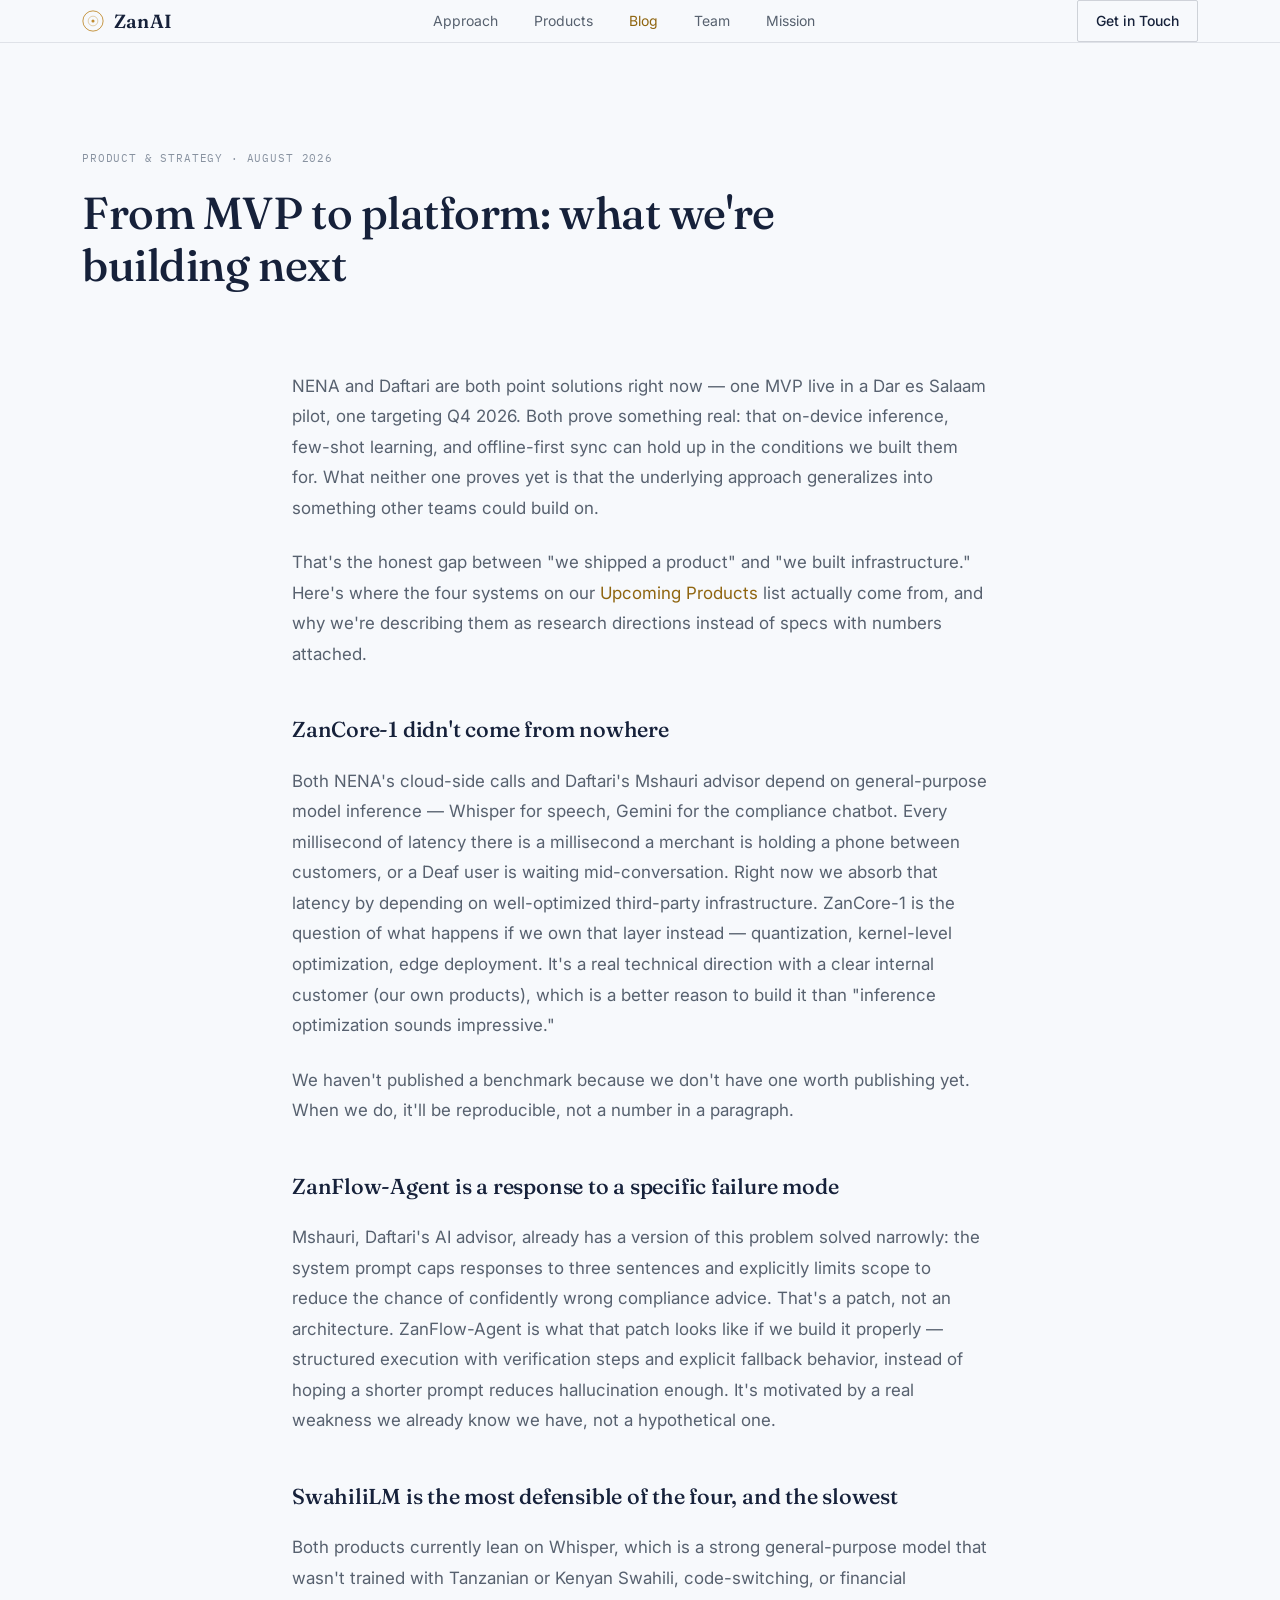
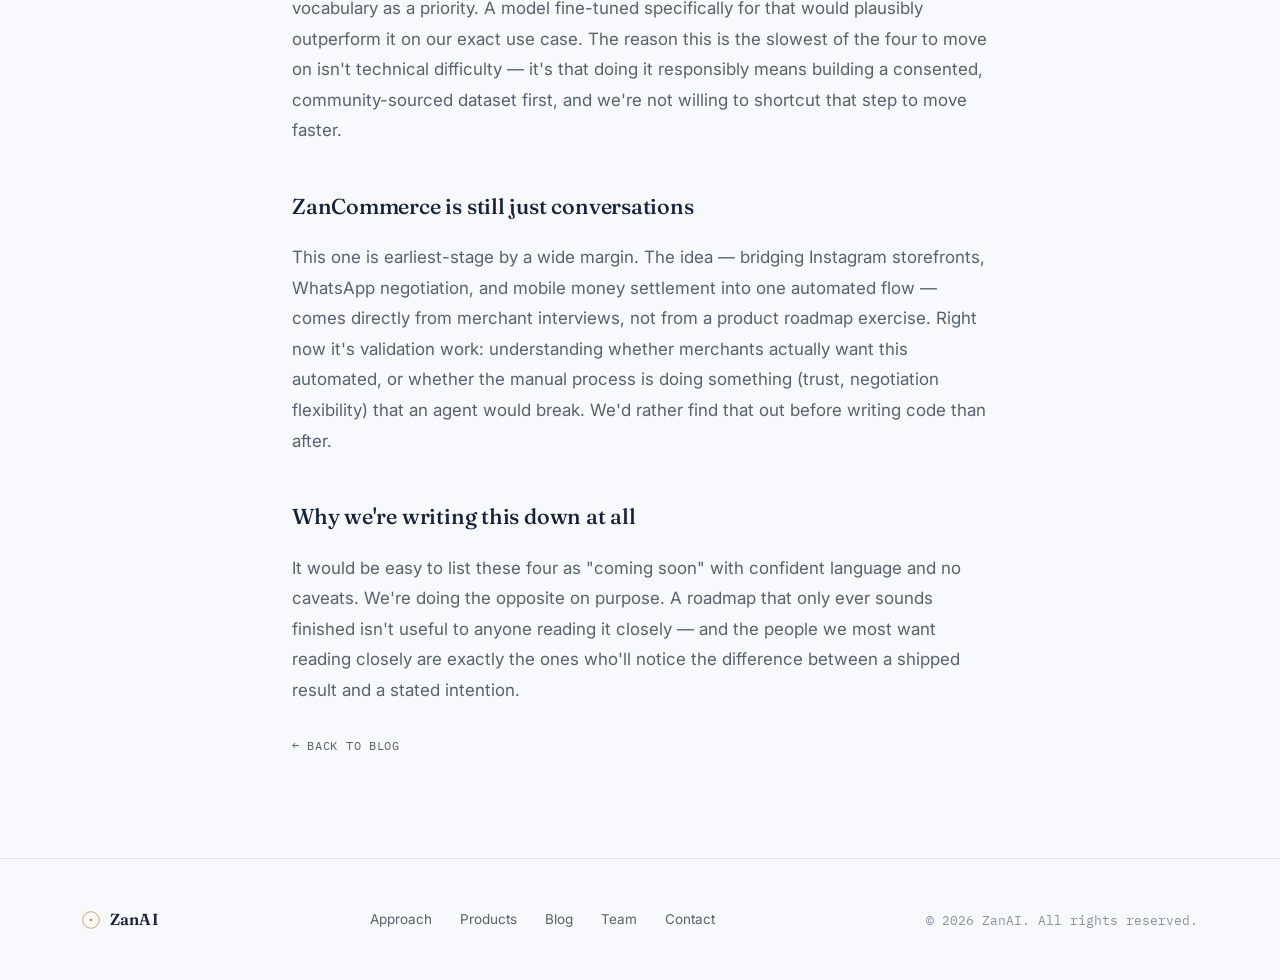
<file: blog/mvp-to-platform.html>
<!DOCTYPE html>
<html lang="en">
<head>
<meta charset="UTF-8">
<meta name="viewport" content="width=device-width, initial-scale=1.0">
<title>From MVP to platform: what we're building next — ZanAI Blog</title>
<meta name="description" content="An honest look at the four systems ZanAI is researching next, why none of them have benchmark numbers yet, and how they connect to NENA and Daftari.">
<link rel="preconnect" href="https://fonts.googleapis.com">
<link rel="preconnect" href="https://fonts.gstatic.com" crossorigin>
<link href="https://fonts.googleapis.com/css2?family=Fraunces:ital,opsz,wght@0,9..144,300;0,9..144,500;0,9..144,600;1,9..144,400;1,9..144,500&family=Inter:wght@400;500;600&family=IBM+Plex+Mono:wght@400;500&display=swap" rel="stylesheet">
<link rel="icon" href="data:image/svg+xml,%3Csvg xmlns='http://www.w3.org/2000/svg' viewBox='0 0 100 100'%3E%3Ccircle cx='50' cy='50' r='46' fill='%230B0F14'/%3E%3Ccircle cx='50' cy='50' r='24' fill='none' stroke='%23E8A33D' stroke-width='4'/%3E%3Ccircle cx='50' cy='50' r='8' fill='%23E8A33D'/%3E%3C/svg%3E">
<link rel="stylesheet" href="../assets/styles.css">
</head>
<body>

<header>
  <nav class="wrap">
    <a href="../" class="logo">
      <svg class="mark" viewBox="0 0 100 100"><circle cx="50" cy="50" r="46" fill="none" stroke="#C08A2E" stroke-width="4"/><circle cx="50" cy="50" r="22" fill="none" stroke="#C08A2E" stroke-width="3" opacity="0.6"/><circle cx="50" cy="50" r="7" fill="#C08A2E"/></svg>
      ZanAI
    </a>
    <div class="navlinks">
      <a href="../#why">Approach</a>
      <a href="../products/">Products</a>
      <a href="./" class="active">Blog</a>
      <a href="../#team">Team</a>
      <a href="../#mission">Mission</a>
    </div>
    <a href="../#contact" class="nav-cta">Get in Touch</a>
  </nav>
</header>

<main id="top">
  <section class="article-head">
    <div class="wrap">
      <div class="post-meta">Product &amp; Strategy · August 2026</div>
      <h1>From MVP to platform: what we're building next</h1>
    </div>
  </section>

  <section class="article-body">
    <div class="wrap">
      <p>NENA and Daftari are both point solutions right now — one MVP live in a Dar es Salaam pilot, one targeting Q4 2026. Both prove something real: that on-device inference, few-shot learning, and offline-first sync can hold up in the conditions we built them for. What neither one proves yet is that the underlying approach generalizes into something other teams could build on.</p>
      <p>That's the honest gap between "we shipped a product" and "we built infrastructure." Here's where the four systems on our <a href="../products/#upcoming" style="color:var(--gold-soft);">Upcoming Products</a> list actually come from, and why we're describing them as research directions instead of specs with numbers attached.</p>

      <h3>ZanCore-1 didn't come from nowhere</h3>
      <p>Both NENA's cloud-side calls and Daftari's Mshauri advisor depend on general-purpose model inference — Whisper for speech, Gemini for the compliance chatbot. Every millisecond of latency there is a millisecond a merchant is holding a phone between customers, or a Deaf user is waiting mid-conversation. Right now we absorb that latency by depending on well-optimized third-party infrastructure. ZanCore-1 is the question of what happens if we own that layer instead — quantization, kernel-level optimization, edge deployment. It's a real technical direction with a clear internal customer (our own products), which is a better reason to build it than "inference optimization sounds impressive."</p>
      <p>We haven't published a benchmark because we don't have one worth publishing yet. When we do, it'll be reproducible, not a number in a paragraph.</p>

      <h3>ZanFlow-Agent is a response to a specific failure mode</h3>
      <p>Mshauri, Daftari's AI advisor, already has a version of this problem solved narrowly: the system prompt caps responses to three sentences and explicitly limits scope to reduce the chance of confidently wrong compliance advice. That's a patch, not an architecture. ZanFlow-Agent is what that patch looks like if we build it properly — structured execution with verification steps and explicit fallback behavior, instead of hoping a shorter prompt reduces hallucination enough. It's motivated by a real weakness we already know we have, not a hypothetical one.</p>

      <h3>SwahiliLM is the most defensible of the four, and the slowest</h3>
      <p>Both products currently lean on Whisper, which is a strong general-purpose model that wasn't trained with Tanzanian or Kenyan Swahili, code-switching, or financial vocabulary as a priority. A model fine-tuned specifically for that would plausibly outperform it on our exact use case. The reason this is the slowest of the four to move on isn't technical difficulty — it's that doing it responsibly means building a consented, community-sourced dataset first, and we're not willing to shortcut that step to move faster.</p>

      <h3>ZanCommerce is still just conversations</h3>
      <p>This one is earliest-stage by a wide margin. The idea — bridging Instagram storefronts, WhatsApp negotiation, and mobile money settlement into one automated flow — comes directly from merchant interviews, not from a product roadmap exercise. Right now it's validation work: understanding whether merchants actually want this automated, or whether the manual process is doing something (trust, negotiation flexibility) that an agent would break. We'd rather find that out before writing code than after.</p>

      <h3>Why we're writing this down at all</h3>
      <p>It would be easy to list these four as "coming soon" with confident language and no caveats. We're doing the opposite on purpose. A roadmap that only ever sounds finished isn't useful to anyone reading it closely — and the people we most want reading closely are exactly the ones who'll notice the difference between a shipped result and a stated intention.</p>

      <a href="./" class="back-link">← Back to Blog</a>
    </div>
  </section>
</main>

<footer>
  <div class="wrap footer-inner">
    <a href="../" class="logo">
      <svg class="mark" viewBox="0 0 100 100" style="width:18px;height:18px;"><circle cx="50" cy="50" r="46" fill="none" stroke="#C08A2E" stroke-width="4"/><circle cx="50" cy="50" r="7" fill="#C08A2E"/></svg>
      ZanAI
    </a>
    <div class="footer-links">
      <a href="../#why">Approach</a>
      <a href="../products/">Products</a>
      <a href="./">Blog</a>
      <a href="../#team">Team</a>
      <a href="../#contact">Contact</a>
    </div>
    <div class="copyright">© <span id="year"></span> ZanAI. All rights reserved.</div>
  </div>
</footer>

<script>document.getElementById('year').textContent = new Date().getFullYear();</script>

</body>
</html>
</file>
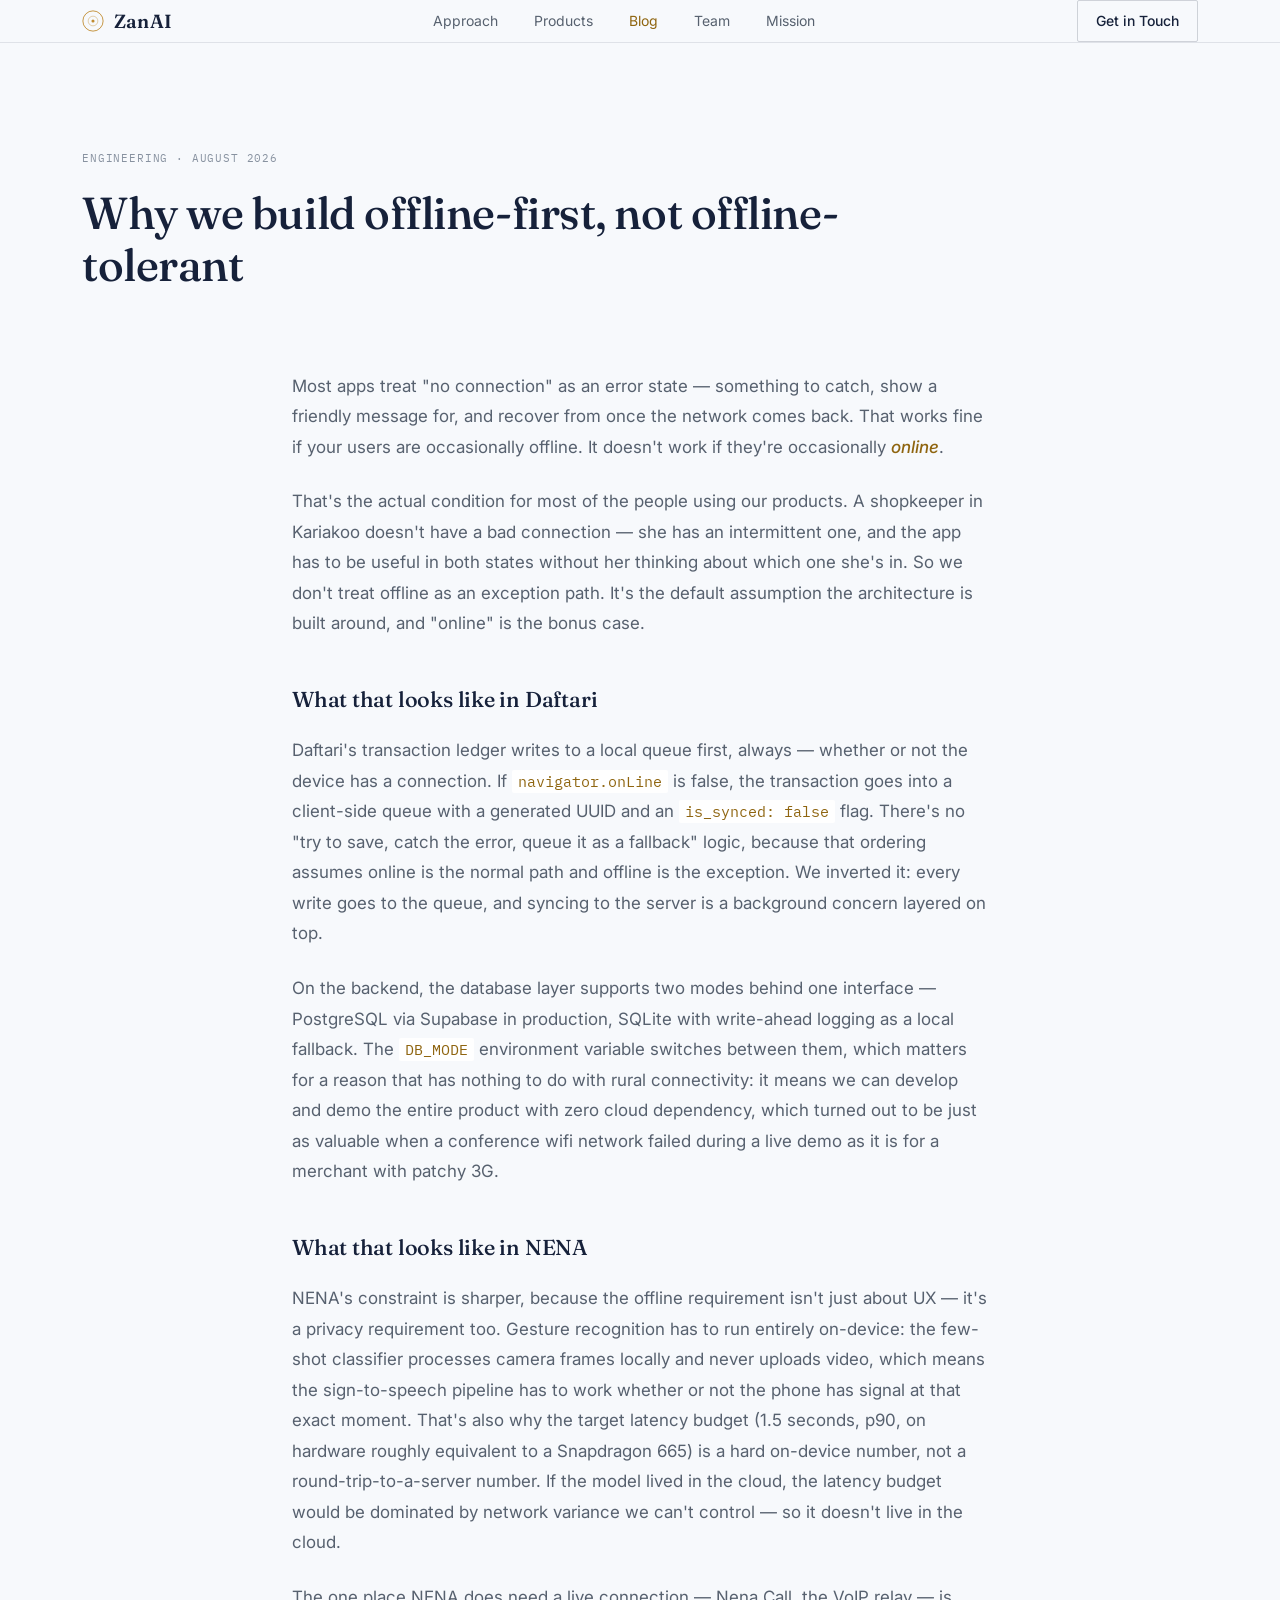
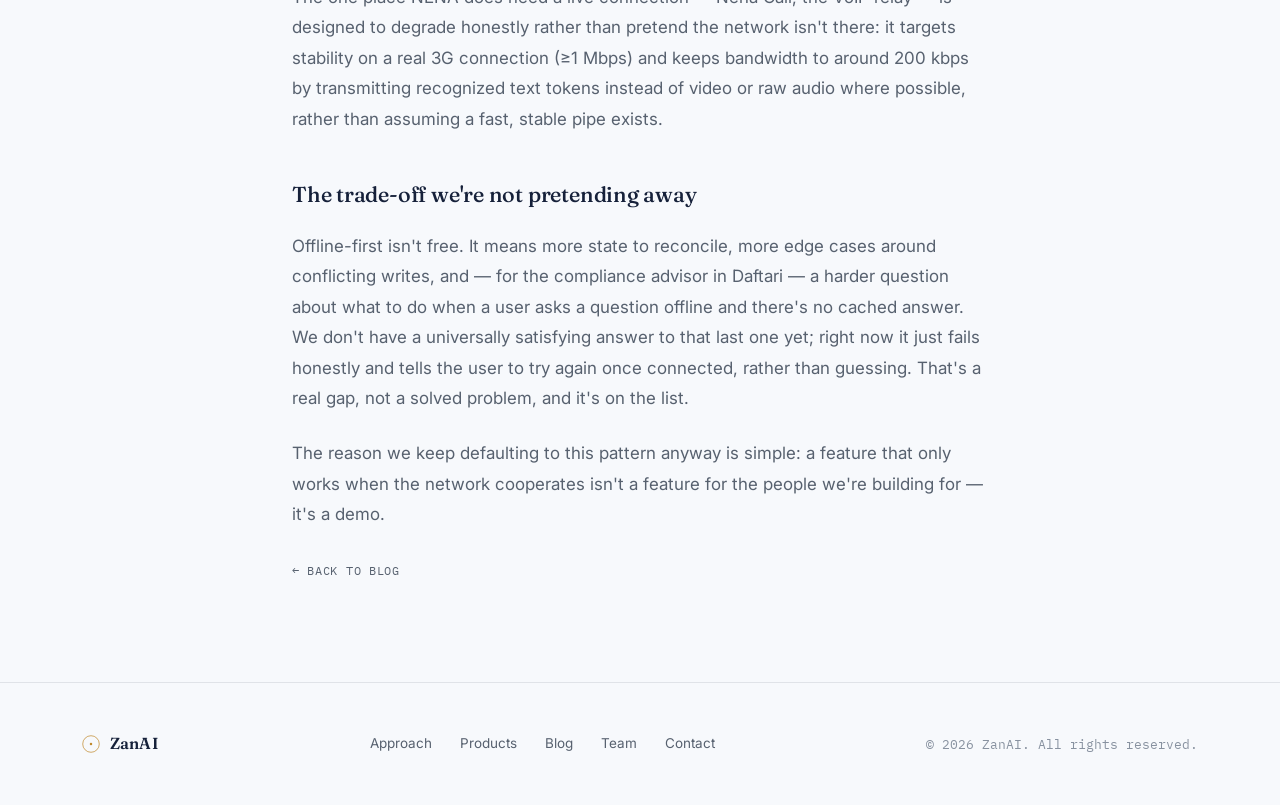
<file: blog/offline-first.html>
<!DOCTYPE html>
<html lang="en">
<head>
<meta charset="UTF-8">
<meta name="viewport" content="width=device-width, initial-scale=1.0">
<title>Why we build offline-first, not offline-tolerant — ZanAI Blog</title>
<meta name="description" content="On the architectural difference between handling disconnection gracefully and designing for it from the start, drawn from building NENA and Daftari.">
<link rel="preconnect" href="https://fonts.googleapis.com">
<link rel="preconnect" href="https://fonts.gstatic.com" crossorigin>
<link href="https://fonts.googleapis.com/css2?family=Fraunces:ital,opsz,wght@0,9..144,300;0,9..144,500;0,9..144,600;1,9..144,400;1,9..144,500&family=Inter:wght@400;500;600&family=IBM+Plex+Mono:wght@400;500&display=swap" rel="stylesheet">
<link rel="icon" href="data:image/svg+xml,%3Csvg xmlns='http://www.w3.org/2000/svg' viewBox='0 0 100 100'%3E%3Ccircle cx='50' cy='50' r='46' fill='%230B0F14'/%3E%3Ccircle cx='50' cy='50' r='24' fill='none' stroke='%23E8A33D' stroke-width='4'/%3E%3Ccircle cx='50' cy='50' r='8' fill='%23E8A33D'/%3E%3C/svg%3E">
<link rel="stylesheet" href="../assets/styles.css">
</head>
<body>

<header>
  <nav class="wrap">
    <a href="../" class="logo">
      <svg class="mark" viewBox="0 0 100 100"><circle cx="50" cy="50" r="46" fill="none" stroke="#C08A2E" stroke-width="4"/><circle cx="50" cy="50" r="22" fill="none" stroke="#C08A2E" stroke-width="3" opacity="0.6"/><circle cx="50" cy="50" r="7" fill="#C08A2E"/></svg>
      ZanAI
    </a>
    <div class="navlinks">
      <a href="../#why">Approach</a>
      <a href="../products/">Products</a>
      <a href="./" class="active">Blog</a>
      <a href="../#team">Team</a>
      <a href="../#mission">Mission</a>
    </div>
    <a href="../#contact" class="nav-cta">Get in Touch</a>
  </nav>
</header>

<main id="top">
  <section class="article-head">
    <div class="wrap">
      <div class="post-meta">Engineering · August 2026</div>
      <h1>Why we build offline-first, not offline-tolerant</h1>
    </div>
  </section>

  <section class="article-body">
    <div class="wrap">
      <p>Most apps treat "no connection" as an error state — something to catch, show a friendly message for, and recover from once the network comes back. That works fine if your users are occasionally offline. It doesn't work if they're occasionally <em style="color:var(--gold-soft);font-style:italic;">online</em>.</p>

      <p>That's the actual condition for most of the people using our products. A shopkeeper in Kariakoo doesn't have a bad connection — she has an intermittent one, and the app has to be useful in both states without her thinking about which one she's in. So we don't treat offline as an exception path. It's the default assumption the architecture is built around, and "online" is the bonus case.</p>

      <h3>What that looks like in Daftari</h3>
      <p>Daftari's transaction ledger writes to a local queue first, always — whether or not the device has a connection. If <code>navigator.onLine</code> is false, the transaction goes into a client-side queue with a generated UUID and an <code>is_synced: false</code> flag. There's no "try to save, catch the error, queue it as a fallback" logic, because that ordering assumes online is the normal path and offline is the exception. We inverted it: every write goes to the queue, and syncing to the server is a background concern layered on top.</p>
      <p>On the backend, the database layer supports two modes behind one interface — PostgreSQL via Supabase in production, SQLite with write-ahead logging as a local fallback. The <code>DB_MODE</code> environment variable switches between them, which matters for a reason that has nothing to do with rural connectivity: it means we can develop and demo the entire product with zero cloud dependency, which turned out to be just as valuable when a conference wifi network failed during a live demo as it is for a merchant with patchy 3G.</p>

      <h3>What that looks like in NENA</h3>
      <p>NENA's constraint is sharper, because the offline requirement isn't just about UX — it's a privacy requirement too. Gesture recognition has to run entirely on-device: the few-shot classifier processes camera frames locally and never uploads video, which means the sign-to-speech pipeline has to work whether or not the phone has signal at that exact moment. That's also why the target latency budget (1.5 seconds, p90, on hardware roughly equivalent to a Snapdragon 665) is a hard on-device number, not a round-trip-to-a-server number. If the model lived in the cloud, the latency budget would be dominated by network variance we can't control — so it doesn't live in the cloud.</p>
      <p>The one place NENA does need a live connection — Nena Call, the VoIP relay — is designed to degrade honestly rather than pretend the network isn't there: it targets stability on a real 3G connection (≥1 Mbps) and keeps bandwidth to around 200 kbps by transmitting recognized text tokens instead of video or raw audio where possible, rather than assuming a fast, stable pipe exists.</p>

      <h3>The trade-off we're not pretending away</h3>
      <p>Offline-first isn't free. It means more state to reconcile, more edge cases around conflicting writes, and — for the compliance advisor in Daftari — a harder question about what to do when a user asks a question offline and there's no cached answer. We don't have a universally satisfying answer to that last one yet; right now it just fails honestly and tells the user to try again once connected, rather than guessing. That's a real gap, not a solved problem, and it's on the list.</p>
      <p>The reason we keep defaulting to this pattern anyway is simple: a feature that only works when the network cooperates isn't a feature for the people we're building for — it's a demo.</p>

      <a href="./" class="back-link">← Back to Blog</a>
    </div>
  </section>
</main>

<footer>
  <div class="wrap footer-inner">
    <a href="../" class="logo">
      <svg class="mark" viewBox="0 0 100 100" style="width:18px;height:18px;"><circle cx="50" cy="50" r="46" fill="none" stroke="#C08A2E" stroke-width="4"/><circle cx="50" cy="50" r="7" fill="#C08A2E"/></svg>
      ZanAI
    </a>
    <div class="footer-links">
      <a href="../#why">Approach</a>
      <a href="../products/">Products</a>
      <a href="./">Blog</a>
      <a href="../#team">Team</a>
      <a href="../#contact">Contact</a>
    </div>
    <div class="copyright">© <span id="year"></span> ZanAI. All rights reserved.</div>
  </div>
</footer>

<script>document.getElementById('year').textContent = new Date().getFullYear();</script>

</body>
</html>
</file>
<file: assets/styles.css>
/* ==========================================================================
   ZanAI shared design system
   Fraunces (display) + Inter (body) + IBM Plex Mono (labels/eyebrows)
   Palette: deep navy + gold + light academic blue, inspired by EAC-SMS/IUCEA
   ========================================================================== */
  :root{
    --bg:#F7F9FC;
    --bg-panel:#FFFFFF;
    --bg-panel-2:#EEF2F8;
    --text:#16213A;
    --muted:#57616F;
    --muted-dim:#8892A0;
    --primary:#0B3D8F;
    --gold:#C08A2E;
    --gold-soft:#8F6510;
    --teal:#2F6FB2;
    --line:rgba(22,33,58,0.10);
    --line-strong:rgba(22,33,58,0.18);
    --radius:2px;
    --container:1180px;
  }
  *{margin:0;padding:0;box-sizing:border-box;}
  html{scroll-behavior:smooth;}
  body{
    background:var(--bg);
    color:var(--text);
    font-family:'Inter',sans-serif;
    font-size:16px;
    line-height:1.6;
    -webkit-font-smoothing:antialiased;
    overflow-x:hidden;
  }
  img,svg{display:block;max-width:100%;}
  a{color:inherit;text-decoration:none;}
  .wrap{max-width:var(--container);margin:0 auto;padding:0 32px;}
  .eyebrow{
    font-family:'IBM Plex Mono',monospace;
    font-size:12px;
    letter-spacing:0.16em;
    text-transform:uppercase;
    color:var(--gold);
    display:flex;align-items:center;gap:10px;
  }
  .eyebrow::before{content:'';width:16px;height:1px;background:var(--gold);display:inline-block;}
  h1,h2,h3{font-family:'Fraunces',serif;font-weight:500;letter-spacing:-0.01em;}
  em{font-style:italic;color:var(--gold-soft);font-weight:500;}
  :focus-visible{outline:2px solid var(--gold);outline-offset:3px;}

  /* ---------- Aperture graphic (signature element) ---------- */
  .aperture{position:absolute;pointer-events:none;}
  .aperture svg{width:100%;height:100%;}
  .blade{
    transform-origin:200px 200px;
    transition:transform 1.4s cubic-bezier(.16,1,.3,1);
  }
  .glow{
    position:absolute;
    border-radius:50%;
    filter:blur(90px);
    opacity:0.55;
    pointer-events:none;
  }

  /* ---------- Nav ---------- */
  header{
    position:fixed;top:0;left:0;right:0;z-index:50;
    background:rgba(247,249,252,0.82);
    backdrop-filter:blur(10px);
    border-bottom:1px solid var(--line);
  }
  nav{
    max-width:var(--container);margin:0 auto;padding:20px 32px;
    display:flex;align-items:center;justify-content:space-between;
  }
  .logo{
    display:flex;align-items:center;gap:10px;
    font-family:'Fraunces',serif;font-weight:600;font-size:19px;letter-spacing:0.01em;
  }
  .logo .mark{width:22px;height:22px;}
  .navlinks{display:flex;gap:36px;font-size:14px;color:var(--muted);}
  .navlinks a:hover{color:var(--text);}
  .nav-cta{
    font-size:14px;font-weight:500;
    padding:9px 18px;
    border:1px solid var(--line-strong);
    border-radius:var(--radius);
    transition:border-color .25s, color .25s;
  }
  .nav-cta:hover{border-color:var(--gold);color:var(--gold-soft);}
  .nav-toggle{display:none;}

  /* ---------- Hero ---------- */
  .hero{
    position:relative;
    min-height:100vh;
    display:flex;align-items:center;
    padding-top:120px;padding-bottom:80px;
    overflow:hidden;
  }
  .hero .glow{
    width:640px;height:640px;
    top:-160px;right:-160px;
    background:radial-gradient(circle,var(--gold) 0%, transparent 70%);
    opacity:0.22;
  }
  .hero .aperture{width:520px;height:520px;top:-40px;right:-60px;opacity:0.9;}
  .hero-inner{position:relative;z-index:2;max-width:760px;}
  .hero h1{
    font-size:clamp(2.4rem,5.2vw,4.4rem);
    line-height:1.08;
    margin:22px 0 26px;
  }
  .hero .sub{
    font-size:clamp(1.02rem,1.6vw,1.2rem);
    color:var(--muted);
    max-width:560px;
    margin-bottom:42px;
  }
  .cta-row{display:flex;gap:16px;flex-wrap:wrap;}
  .btn{
    font-family:'Inter',sans-serif;
    font-size:14.5px;font-weight:600;
    padding:15px 28px;
    border-radius:var(--radius);
    display:inline-flex;align-items:center;gap:8px;
    transition:transform .25s, box-shadow .25s, background .25s, border-color .25s, color .25s;
    cursor:pointer;border:none;
  }
  .btn-primary{background:var(--primary);color:#fff;}
  .btn-primary:hover{transform:translateY(-2px);box-shadow:0 10px 30px -8px rgba(11,61,143,0.45);}
  .btn-secondary{background:transparent;color:var(--text);border:1px solid var(--line-strong);}
  .btn-secondary:hover{border-color:var(--text);transform:translateY(-2px);}

  /* ---------- Section shell ---------- */
  section{position:relative;padding:130px 0;}
  .panel{background:var(--bg-panel);border-top:1px solid var(--line);border-bottom:1px solid var(--line);}

  /* ---------- Section 2: Why ---------- */
  .why{position:relative;overflow:hidden;}
  .why .glow{width:520px;height:520px;left:-200px;top:20%;background:radial-gradient(circle,var(--teal) 0%, transparent 70%);opacity:0.14;}
  .why-inner{max-width:900px;position:relative;z-index:2;}
  .why h2{font-size:clamp(1.9rem,3.6vw,3rem);line-height:1.2;margin:20px 0 40px;}
  .why .strike{color:var(--muted-dim);text-decoration:line-through;text-decoration-color:var(--muted-dim);text-decoration-thickness:1px;}
  .why p{color:var(--muted);font-size:1.05rem;max-width:640px;margin-bottom:18px;}
  .why p:last-of-type{margin-bottom:0;}
  .why .origin{
    margin-top:44px;padding-top:36px;border-top:1px solid var(--line);
    font-family:'Fraunces',serif;font-style:italic;font-size:1.15rem;color:var(--gold-soft);
    max-width:640px;font-weight:400;
  }

  /* ---------- Section 3: What we build ---------- */
  .pillars-head{max-width:600px;margin-bottom:64px;}
  .pillars-head h2{font-size:clamp(1.7rem,3vw,2.3rem);margin-top:18px;}
  .pillars{display:grid;grid-template-columns:repeat(3,1fr);gap:1px;background:var(--line);border:1px solid var(--line);}
  .pillar{background:var(--bg);padding:44px 36px;position:relative;transition:background .35s;}
  .pillar:hover{background:var(--bg-panel-2);}
  .pillar-glyph{width:34px;height:34px;margin-bottom:28px;}
  .pillar h3{font-size:1.28rem;margin-bottom:14px;font-weight:500;line-height:1.3;}
  .pillar p{color:var(--muted);font-size:0.98rem;}

  /* ---------- About ---------- */
  .about{position:relative;overflow:hidden;}
  .about-grid{display:grid;grid-template-columns:0.9fr 1.1fr;gap:80px;align-items:start;}
  .about h2{font-size:clamp(1.9rem,3.4vw,2.8rem);line-height:1.18;}
  .about-copy p{color:var(--muted);font-size:1.05rem;margin-bottom:20px;}
  .about-copy p:last-child{margin-bottom:0;}
  .about-copy strong{color:var(--text);font-weight:500;}
  .campus-tag{
    display:inline-flex;align-items:center;gap:8px;
    font-family:'IBM Plex Mono',monospace;font-size:11.5px;letter-spacing:0.1em;text-transform:uppercase;
    color:var(--teal);border:1px solid rgba(47,111,178,0.35);
    padding:7px 12px;margin-top:28px;border-radius:var(--radius);
  }
  .campus-tag .dot{width:6px;height:6px;border-radius:50%;background:var(--teal);}

  /* ---------- Mission ---------- */
  .mission-grid{display:grid;grid-template-columns:1fr 1px 1fr;gap:64px;}
  .mission-grid .divider{background:var(--line);}
  .mission-col .eyebrow{margin-bottom:22px;}
  .mission-col h3{font-size:clamp(1.5rem,2.6vw,2rem);line-height:1.28;font-weight:500;}
  .mission-col:first-child h3{color:var(--text);}
  .mission-col:last-child h3{color:var(--gold-soft);}

  /* ---------- Closing CTA ---------- */
  .closing{position:relative;text-align:center;overflow:hidden;padding:150px 0;background:var(--primary);color:#fff;}
  .closing .glow{
    width:700px;height:700px;left:50%;top:50%;transform:translate(-50%,-50%);
    background:radial-gradient(circle at 30% 30%, var(--gold) 0%, transparent 45%),
               radial-gradient(circle at 75% 70%, var(--teal) 0%, transparent 45%);
    opacity:0.3;
  }
  .closing-inner{position:relative;z-index:2;max-width:640px;margin:0 auto;}
  .closing h2{font-size:clamp(2rem,4vw,3rem);margin-bottom:22px;line-height:1.15;color:#fff;}
  .closing p{color:rgba(255,255,255,0.8);font-size:1.08rem;margin-bottom:40px;}
  .closing .btn-primary{background:var(--gold);color:var(--text);}
  .closing .btn-primary:hover{box-shadow:0 10px 30px -8px rgba(192,138,46,0.5);}

  /* ---------- Footer ---------- */
  footer{border-top:1px solid var(--line);padding:48px 0;}
  .footer-inner{display:flex;justify-content:space-between;align-items:center;flex-wrap:wrap;gap:20px;}
  .footer-inner .logo{font-size:16px;}
  .footer-links{display:flex;gap:28px;font-size:13.5px;color:var(--muted);}
  .footer-links a:hover{color:var(--text);}
  .copyright{font-size:12.5px;color:var(--muted-dim);font-family:'IBM Plex Mono',monospace;}

  /* ---------- Reveal on scroll ---------- */
  .reveal{opacity:0;transform:translateY(18px);transition:opacity .8s ease,transform .8s ease;}
  .reveal.in-view{opacity:1;transform:translateY(0);}

  /* ---------- Responsive ---------- */
  @media (max-width:860px){
    .navlinks{display:none;}
    .pillars{grid-template-columns:1fr;}
    .about-grid{grid-template-columns:1fr;gap:40px;}
    .mission-grid{grid-template-columns:1fr;gap:40px;}
    .mission-grid .divider{display:none;}
    section{padding:90px 0;}
    .hero{padding-top:100px;min-height:auto;padding-bottom:70px;}
    .hero .aperture{opacity:0.5;width:380px;height:380px;}
  }
  @media (max-width:480px){
    .wrap{padding:0 20px;}
    nav{padding:16px 20px;}
    .cta-row{flex-direction:column;align-items:flex-start;}
    .btn{width:100%;justify-content:center;}
  }
  @media (prefers-reduced-motion: reduce){
    *{animation:none !important;transition:none !important;scroll-behavior:auto !important;}
  }

/* ==========================================================================
   Products page — shared additions
   ========================================================================== */

.navlinks a.active{color:var(--gold-soft);}

/* Sub-hero (product page top banner, shorter than homepage hero) */
.subhero{position:relative;padding:150px 0 90px;overflow:hidden;}
.subhero .glow{width:560px;height:560px;top:-200px;right:-140px;background:radial-gradient(circle,var(--gold) 0%, transparent 70%);opacity:0.18;}
.subhero-inner{position:relative;z-index:2;max-width:760px;}
.subhero h1{font-size:clamp(2.1rem,4.4vw,3.4rem);line-height:1.14;margin:20px 0 24px;}
.subhero .sub{font-size:clamp(1rem,1.5vw,1.12rem);color:var(--muted);max-width:600px;margin-bottom:38px;}

/* Product sections */
.product{padding:100px 0;position:relative;}
.product + .product{border-top:1px solid var(--line);}
.product-head{display:flex;justify-content:space-between;align-items:flex-end;gap:28px;flex-wrap:wrap;margin-bottom:44px;}
.product-head-text{max-width:660px;}
.product-head h2{font-size:clamp(1.8rem,3.1vw,2.5rem);margin-top:16px;line-height:1.2;}
.status-pill{font-family:'IBM Plex Mono',monospace;font-size:10.5px;letter-spacing:.1em;text-transform:uppercase;padding:8px 15px;border:1px solid var(--line-strong);border-radius:20px;white-space:nowrap;color:var(--muted);flex-shrink:0;}
.status-pill.teal{border-color:rgba(47,111,178,.4);color:var(--teal);}
.status-pill.gold{border-color:rgba(192,138,46,.4);color:var(--gold-soft);}
.product-lede{color:var(--muted);font-size:1.05rem;max-width:680px;margin-bottom:20px;}

.callout{margin:8px 0 44px;padding:22px 26px;border-left:2px solid var(--gold);background:rgba(192,138,46,0.06);font-family:'Fraunces',serif;font-style:italic;color:var(--gold-soft);font-size:1.02rem;font-weight:400;max-width:680px;line-height:1.5;}

.feature-grid{display:grid;grid-template-columns:repeat(2,1fr);gap:1px;background:var(--line);border:1px solid var(--line);}
.feature{background:var(--bg);padding:30px 32px;transition:background .3s;}
.feature:hover{background:var(--bg-panel-2);}
.feature .flabel{font-family:'IBM Plex Mono',monospace;font-size:10.5px;letter-spacing:.1em;text-transform:uppercase;color:var(--gold);margin-bottom:12px;display:block;}
.feature h4{font-family:'Fraunces',serif;font-weight:500;font-size:1.08rem;margin-bottom:10px;color:var(--text);}
.feature p{color:var(--muted);font-size:.94rem;}

.meta-row{display:flex;gap:28px;flex-wrap:wrap;margin-top:32px;}
.meta-item{font-family:'IBM Plex Mono',monospace;font-size:11px;letter-spacing:.06em;color:var(--muted-dim);text-transform:uppercase;}
.meta-item strong{color:var(--muted);font-weight:500;}

/* Expansion roadmap */
.roadmap{max-width:760px;margin-top:12px;}
.roadmap-item{position:relative;padding:0 0 52px 36px;border-left:1px solid var(--line);}
.roadmap-item:last-child{padding-bottom:0;border-left-color:transparent;}
.roadmap-item::before{content:'';position:absolute;left:-5px;top:3px;width:9px;height:9px;border-radius:50%;background:var(--gold);box-shadow:0 0 0 4px rgba(192,138,46,0.16);}
.roadmap-phase{font-family:'IBM Plex Mono',monospace;font-size:11px;letter-spacing:.12em;text-transform:uppercase;color:var(--gold);margin-bottom:10px;}
.roadmap-item h3{font-size:1.25rem;margin-bottom:10px;font-weight:500;line-height:1.3;}
.roadmap-item p{color:var(--muted);font-size:.96rem;max-width:600px;}

.disclaimer{margin-top:36px;font-size:.82rem;color:var(--muted-dim);max-width:600px;font-style:italic;}

@media (max-width:860px){
  .feature-grid{grid-template-columns:1fr;}
  .product-head{align-items:flex-start;}
}

/* ==========================================================================
   v2 additions — proof strip, spec tables, team grid
   ========================================================================== */

/* Proof / target-spec strip under hero */
.proof-strip{border-top:1px solid var(--line);border-bottom:1px solid var(--line);background:var(--bg-panel);}
.proof-strip .wrap{padding:26px 32px;}
.proof-label{font-family:'IBM Plex Mono',monospace;font-size:10.5px;letter-spacing:.1em;text-transform:uppercase;color:var(--muted-dim);margin-bottom:16px;}
.proof-row{display:flex;flex-wrap:wrap;gap:36px;}
.proof-item{min-width:150px;}
.proof-item .val{font-family:'Fraunces',serif;font-weight:500;font-size:1.5rem;color:var(--gold-soft);line-height:1.1;}
.proof-item .lbl{font-family:'IBM Plex Mono',monospace;font-size:11px;color:var(--muted);margin-top:6px;letter-spacing:.02em;}

/* Spec tables (per-product target specifications) */
.spec-table{width:100%;border-collapse:collapse;margin-top:8px;font-size:.92rem;}
.spec-table th{text-align:left;font-family:'IBM Plex Mono',monospace;font-size:10.5px;letter-spacing:.08em;text-transform:uppercase;color:var(--muted-dim);font-weight:500;padding:10px 16px;border-bottom:1px solid var(--line-strong);}
.spec-table td{padding:12px 16px;border-bottom:1px solid var(--line);color:var(--muted);}
.spec-table td:first-child{color:var(--text);}
.spec-table td:last-child{font-family:'IBM Plex Mono',monospace;font-size:.86rem;color:var(--gold-soft);text-align:right;white-space:nowrap;}
.spec-table tr:last-child td{border-bottom:none;}
.spec-note{font-size:.82rem;color:var(--muted-dim);margin-top:14px;font-style:italic;}

/* Team grid */
.team-grid{display:grid;grid-template-columns:repeat(4,1fr);gap:1px;background:var(--line);border:1px solid var(--line);margin-top:8px;}
.team-card{background:var(--bg);padding:26px 22px;}
.team-card .initial{width:38px;height:38px;border-radius:50%;border:1px solid var(--line-strong);display:flex;align-items:center;justify-content:center;font-family:'Fraunces',serif;font-size:1rem;color:var(--gold-soft);margin-bottom:16px;}
.team-card .name{font-family:'Fraunces',serif;font-weight:500;font-size:1rem;color:var(--text);}
.team-card .role{font-family:'IBM Plex Mono',monospace;font-size:10.5px;letter-spacing:.06em;text-transform:uppercase;color:var(--muted-dim);margin-top:6px;}

@media (max-width:860px){
  .team-grid{grid-template-columns:repeat(2,1fr);}
  .spec-table{font-size:.85rem;}
  .spec-table th, .spec-table td{padding:9px 10px;}
}
@media (max-width:480px){
  .team-grid{grid-template-columns:1fr;}
  .proof-row{gap:24px;}
}

/* ==========================================================================
   v3 additions — upcoming products (concept cards), blog listing, article page
   ========================================================================== */

.status-pill.outline{border-style:dashed;border-color:var(--line-strong);color:var(--muted);}

.concept-grid{display:grid;grid-template-columns:repeat(2,1fr);gap:1px;background:var(--line);border:1px solid var(--line);margin-top:8px;}
.concept-card{background:var(--bg);padding:36px;transition:background .3s;}
.concept-card:hover{background:var(--bg-panel-2);}
.concept-head{display:flex;justify-content:space-between;align-items:center;gap:12px;flex-wrap:wrap;margin-bottom:6px;}
.concept-head h3{font-family:'Fraunces',serif;font-weight:500;font-size:1.28rem;}
.concept-sub{font-family:'IBM Plex Mono',monospace;font-size:10.5px;letter-spacing:.1em;text-transform:uppercase;color:var(--teal);margin-bottom:16px;}
.concept-card > p.concept-desc{color:var(--muted);font-size:.95rem;margin-bottom:16px;}
.goal-list{list-style:none;margin:0;padding:0;}
.goal-list li{position:relative;padding-left:18px;margin-bottom:10px;color:var(--muted);font-size:.89rem;line-height:1.55;}
.goal-list li::before{content:'—';position:absolute;left:0;color:var(--gold);}

/* Blog listing */
.post-list{border-top:1px solid var(--line);margin-top:8px;}
.post-card{display:block;padding:36px 0;border-bottom:1px solid var(--line);}
.post-card:hover .post-title{color:var(--gold-soft);}
.post-meta{font-family:'IBM Plex Mono',monospace;font-size:10.5px;letter-spacing:.08em;text-transform:uppercase;color:var(--muted-dim);margin-bottom:12px;}
.post-title{font-family:'Fraunces',serif;font-weight:500;font-size:1.5rem;color:var(--text);transition:color .25s;max-width:680px;line-height:1.25;}
.post-excerpt{color:var(--muted);font-size:.98rem;margin-top:12px;max-width:640px;}
.post-arrow{font-family:'IBM Plex Mono',monospace;font-size:12.5px;color:var(--muted-dim);margin-top:14px;display:inline-block;}

/* Article page */
.article-head{padding:150px 0 60px;}
.article-head .post-meta{margin-bottom:20px;}
.article-head h1{font-size:clamp(1.9rem,4vw,2.8rem);line-height:1.16;max-width:760px;}
.article-body{padding:20px 0 100px;}
.article-body .wrap{max-width:760px;}
.article-body p{color:var(--muted);font-size:1.06rem;line-height:1.8;margin-bottom:24px;}
.article-body h3{font-size:1.35rem;margin:44px 0 18px;font-weight:500;color:var(--text);}
.article-body strong{color:var(--text);font-weight:500;}
.article-body code{font-family:'IBM Plex Mono',monospace;font-size:.88em;background:var(--bg-panel);padding:2px 6px;border-radius:2px;color:var(--gold-soft);}
.back-link{display:inline-flex;align-items:center;gap:8px;font-family:'IBM Plex Mono',monospace;font-size:11.5px;letter-spacing:.06em;text-transform:uppercase;color:var(--muted);margin-top:8px;}
.back-link:hover{color:var(--gold-soft);}

@media (max-width:860px){
  .concept-grid{grid-template-columns:1fr;}
}
</file>
